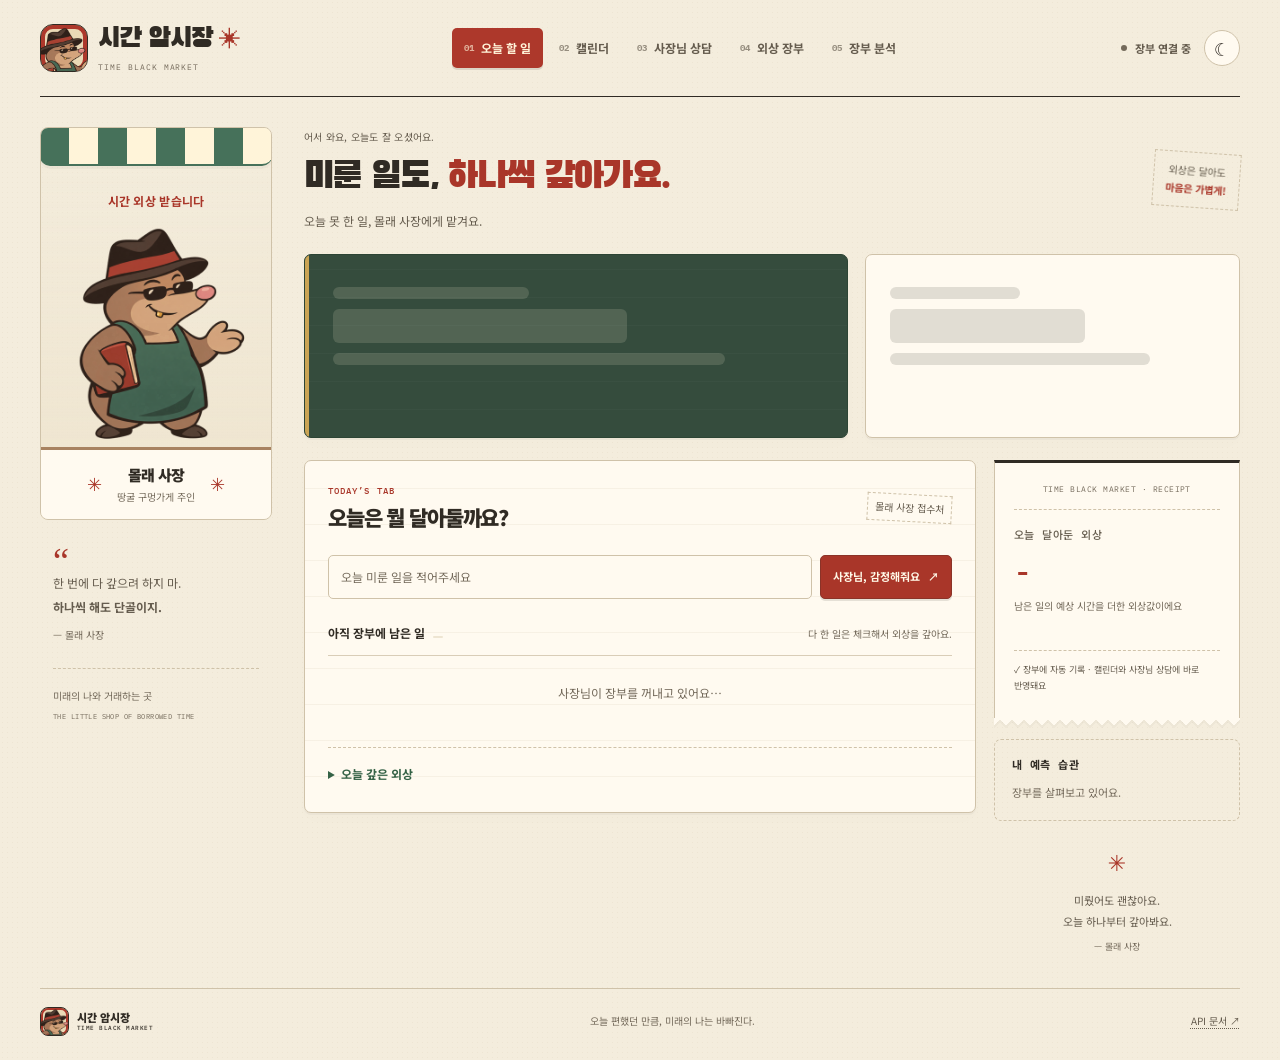
<file: frontend/index.html>
<!doctype html>
<html lang="ko">
<head>
  <meta charset="utf-8" />
  <meta name="viewport" content="width=device-width, initial-scale=1" />
  <title>시간 암시장 — 몰래 사장의 시간 구멍가게</title>
  <meta name="description" content="오늘 못 한 일을 미래의 시간에서 외상으로 당겨 쓰고, 몰래 사장과 함께 갚아나가는 시간 외상 장부" />
  <link rel="icon" type="image/svg+xml" href="assets/logo.svg" />
  <link rel="preconnect" href="https://fonts.googleapis.com" />
  <link rel="preconnect" href="https://fonts.gstatic.com" crossorigin />
  <link href="https://fonts.googleapis.com/css2?family=Black+Han+Sans&family=IBM+Plex+Mono:wght@500;600&family=Noto+Sans+KR:wght@400;500;600;700;900&display=swap" rel="stylesheet" />
  <link rel="stylesheet" href="styles.css" />
  <link rel="stylesheet" href="shop-theme.css" />
  <script>
    try { const t = localStorage.getItem("tbm-theme"); if (t) document.documentElement.dataset.theme = t; } catch (e) {}
  </script>
</head>
<body>
  <a class="skip-link" href="#main-content">본문으로 바로가기</a>
  <div id="server-banner" class="banner" hidden role="status" aria-live="polite"></div>

  <header class="topbar">
    <a class="brand" href="#today" aria-label="Time Black Market 홈">
      <span class="brand-symbol" aria-hidden="true"><img src="assets/mollae.png" alt="" width="80" height="80" /></span>
      <span class="wordmark">
        <span class="wordmark-main">시간 암시장<span class="brand-star" aria-hidden="true">✳</span></span>
        <span class="wordmark-sub">TIME BLACK MARKET</span>
      </span>
    </a>
  <nav class="tabs" role="tablist" aria-label="화면 전환">
    <button class="tab" role="tab" id="tab-today" aria-controls="panel-today" aria-selected="true"><span class="tab-number" aria-hidden="true">01</span>오늘 할 일</button>
    <button class="tab" role="tab" id="tab-calendar" aria-controls="panel-calendar" aria-selected="false"><span class="tab-number" aria-hidden="true">02</span>캘린더</button>
    <button class="tab" role="tab" id="tab-chat" aria-controls="panel-chat" aria-selected="false"><span class="tab-number" aria-hidden="true">03</span>사장님 상담</button>
    <button class="tab" role="tab" id="tab-data" aria-controls="panel-data" aria-selected="false"><span class="tab-number" aria-hidden="true">04</span>외상 장부</button>
    <button class="tab" role="tab" id="tab-insight" aria-controls="panel-insight" aria-selected="false"><span class="tab-number" aria-hidden="true">05</span>장부 분석</button>
  </nav>
    <div class="topbar-actions">
      <span id="server-status" class="status-dot" title="장부 연결 중" role="status" aria-live="polite"><i aria-hidden="true"></i><span data-server-label>장부 연결 중</span></span>
      <button id="theme-toggle" class="icon-btn" type="button" aria-label="다크 모드 전환" title="다크 모드 전환">
        <span class="theme-icon" aria-hidden="true"></span>
      </button>
    </div>
  </header>

  <div class="shop-layout">
    <aside class="shopkeeper" aria-label="몰래 사장의 구멍가게">
      <div class="shopkeeper-booth">
        <div class="shop-awning" aria-hidden="true"></div>
        <p class="shopkeeper-sign">시간 외상 받습니다</p>
        <img class="shopkeeper-character" src="assets/mollae.png" alt="빨간 장부를 끼고 손님을 반기는 통통한 두더지 몰래 사장" width="1254" height="1254" fetchpriority="high" />
        <div class="shopkeeper-counter"><span class="counter-star" aria-hidden="true">✳</span><div><strong>몰래 사장</strong><span>땅굴 구멍가게 주인</span></div><span class="counter-star" aria-hidden="true">✳</span></div>
      </div>
      <div class="shopkeeper-quote"><span class="quote-mark" aria-hidden="true">“</span><p>한 번에 다 갚으려 하지 마.<br /><b>하나씩 해도 단골이지.</b></p><span class="quote-signature">— 몰래 사장</span></div>
      <p class="shopkeeper-footnote">미래의 나와 거래하는 곳<br /><span>THE LITTLE SHOP OF BORROWED TIME</span></p>
    </aside>

    <div class="shop-workspace">
      <section class="workspace-welcome" aria-labelledby="shop-title">
        <div><p class="welcome-kicker">어서 와요, 오늘도 잘 오셨어요.</p><h1 id="shop-title">미룬 일도, <span>하나씩 갚아가요.</span></h1><p class="welcome-description">오늘 못 한 일, 몰래 사장에게 맡겨요.</p></div>
        <span class="welcome-seal" aria-hidden="true">외상은 달아도<br /><b>마음은 가볍게!</b></span>
      </section>

  <!-- 데이터 요약: AI 시스템 프롬프트에 주입되는 값과 동일 -->
  <section class="overview" aria-label="데이터 요약">
    <div class="ledger-card" id="ledger-card">
      <div class="skeleton-line w40"></div><div class="skeleton-line w60 tall"></div><div class="skeleton-line w80"></div>
    </div>
    <div class="repay-card" id="repay-card">
      <div class="skeleton-line w40"></div><div class="skeleton-line w60 tall"></div><div class="skeleton-line w80"></div>
    </div>
  </section>



  <main id="main-content" tabindex="-1">
    <!-- ============ 오늘 할 일 ============ -->
    <section id="panel-today" class="panel" role="tabpanel" aria-labelledby="tab-today">
      <div class="today-layout">
        <div class="box tasks-box">
          <div class="shop-section-head"><div><p class="eyebrow">TODAY’S TAB</p><h2>오늘은 뭘 달아둘까요?</h2></div><span class="paper-label">몰래 사장 접수처</span></div>
          <form id="task-form" class="task-form" autocomplete="off">
            <label for="task-title" class="sr">해야 할 일</label>
            <input id="task-title" maxlength="100" placeholder="오늘 미룬 일을 적어주세요" required />
            <button id="task-estimate" class="btn btn-primary" type="submit">사장님, 감정해줘요 <span aria-hidden="true">↗</span></button>
          </form>
          <div id="estimate-box" class="estimate-box" hidden aria-live="polite"></div>

          <div class="tasks-head">
            <h3>아직 장부에 남은 일 <span id="open-count" class="muted small"></span></h3>
            <span class="muted small">다 한 일은 체크해서 외상을 갚아요.</span>
          </div>
          <ul id="open-tasks" class="task-list"><li class="empty">사장님이 장부를 꺼내고 있어요…</li></ul>

          <details class="done-section" id="done-section">
            <summary>오늘 갚은 외상 <span id="done-count" class="muted small"></span></summary>
            <ul id="done-tasks" class="task-list done"></ul>
          </details>
        </div>

        <aside class="today-side">
          <div class="box debt-box">
            <span class="receipt-topline" aria-hidden="true">TIME BLACK MARKET · RECEIPT</span>
            <p class="eyebrow">오늘 달아둔 외상</p>
            <p class="big" id="today-debt">-</p>
            <p class="muted small" id="today-debt-sub">남은 일의 예상 시간을 더한 외상값이에요</p>
            <div class="debt-bar" id="debt-bar" aria-hidden="true"></div>
            <p class="note small">✓ 장부에 자동 기록 · 캘린더와 사장님 상담에 바로 반영돼요</p>
          </div>
          <div class="box accuracy-box" id="accuracy-box"><p class="eyebrow">내 예측 습관</p><p class="small muted">장부를 살펴보고 있어요.</p></div>
          <div class="receipt-bottom"><span class="receipt-mark" aria-hidden="true">✳</span><p>미뤘어도 괜찮아요.<br />오늘 하나부터 갚아봐요.</p><span>— 몰래 사장</span></div>
        </aside>
      </div>
    </section>

    <!-- ============ 캘린더 ============ -->
    <section id="panel-calendar" class="panel" role="tabpanel" aria-labelledby="tab-calendar" hidden>
      <div class="calendar-layout">
        <div class="box">
          <div class="cal-head">
            <button class="icon-btn" id="cal-prev" type="button" aria-label="이전 달">‹</button>
            <h3 id="cal-title">-</h3>
            <button class="icon-btn" id="cal-next" type="button" aria-label="다음 달">›</button>
            <button class="btn btn-ghost btn-small" id="cal-today" type="button">오늘</button>
            <p id="cal-month-stats" class="cal-month-stats"></p>
          </div>
          <div class="cal-grid cal-weekdays" aria-hidden="true">
            <span>월</span><span>화</span><span>수</span><span>목</span><span>금</span><span>토</span><span>일</span>
          </div>
          <div class="cal-grid" id="cal-grid" role="grid" aria-label="시간 외상 달력"></div>
          <div class="cal-legend">
            <span><i class="key key-up"></i>외상 단 날</span>
            <span><i class="key key-down"></i>외상 갚은 날</span>
            <span><i class="key key-repay"></i>갚기 좋은 날</span>
            <span class="muted">색이 진할수록 변화가 커요</span>
          </div>
        </div>
        <aside class="box day-detail" id="day-detail" aria-live="polite"></aside>
      </div>
    </section>

    <!-- ============ 채팅 ============ -->
    <section id="panel-chat" class="panel chat-layout" role="tabpanel" aria-labelledby="tab-chat" hidden>
      <aside class="box history" aria-label="대화 기록">
        <div class="history-head">
          <h3>대화 기록</h3>
          <button id="new-chat" class="btn btn-small" type="button">+ 새 대화</button>
        </div>
        <ul id="conversation-list" class="conversation-list"></ul>
      </aside>
      <div class="box chat">
        <div class="chat-head">
          <h3 id="chat-title">새 대화</h3>
          <span class="merchant-tag"><span class="merchant-portrait" aria-hidden="true"><img src="assets/mollae.png" alt="" /></span>몰래 사장 · 24시간 영업 중</span>
        </div>
        <div id="messages" class="messages" aria-live="polite"></div>
        <div class="quick" id="quick-questions">
          <button type="button" class="chip">사장님, 요즘 내 외상 어때요?</button>
          <button type="button" class="chip">갚기 좋은 날엔 뭐부터 갚을까?</button>
          <button type="button" class="chip">남은 일 중 뭐부터 할까?</button>
        </div>
        <form id="chat-form" class="chat-form">
          <textarea id="chat-input" rows="1" maxlength="1000" placeholder="몰래 사장에게 물어보세요" title="Enter 전송 · Shift+Enter 줄바꿈" required></textarea>
          <button id="chat-send" class="btn btn-primary" type="submit">보내기</button>
        </form>
      </div>
    </section>

    <!-- ============ 장부 ============ -->
    <section id="panel-data" class="panel" role="tabpanel" aria-labelledby="tab-data" hidden>
      <div class="data-layout">
        <form id="data-form" class="box data-form" novalidate>
          <h3 id="data-form-title">새 기록</h3>
          <p class="muted small">하루 1건 · 보통은 '오늘 할 일'에서 자동 기록돼요. 지난 날짜를 직접 고칠 때 사용하세요.</p>
          <label>날짜
            <input type="date" id="f-date" required />
          </label>
          <label>장부에 달린 외상 (분)
            <input type="number" id="f-value" min="0" max="10080" step="5" required placeholder="예: 240" />
            <span class="hint" id="f-value-hint"></span>
          </label>
          <label>메모
            <textarea id="f-memo" rows="3" maxlength="500" placeholder="미룬 업무 / 처리한 업무"></textarea>
          </label>
          <p id="data-form-msg" class="form-msg" role="alert"></p>
          <div class="row">
            <button id="data-submit" class="btn btn-primary" type="submit">추가</button>
            <button id="data-cancel" class="btn" type="button" hidden>취소</button>
          </div>
        </form>

        <div class="box data-list">
          <div class="data-list-head">
            <div class="segmented" role="tablist" aria-label="기록 종류" id="kind-tabs">
              <button type="button" role="tab" data-kind="all" class="active" aria-selected="true">전체 <span class="count" data-count="all"></span></button>
              <button type="button" role="tab" data-kind="up" aria-selected="false">외상 단 날 <span class="count" data-count="up"></span></button>
              <button type="button" role="tab" data-kind="down" aria-selected="false">외상 갚은 날 <span class="count" data-count="down"></span></button>
            </div>
            <div class="row">
              <select id="data-month" aria-label="월 필터"></select>
              <button id="export-csv" class="btn btn-small" type="button">CSV</button>
              <button id="export-json" class="btn btn-small" type="button">JSON</button>
            </div>
          </div>
          <p id="kind-summary" class="kind-summary"></p>
          <div class="table-wrap">
            <table class="table">
              <thead><tr><th>날짜</th><th class="num">외상</th><th class="num">변화</th><th>메모</th><th class="actions-col"><span class="sr">작업</span></th></tr></thead>
              <tbody id="data-tbody"></tbody>
            </table>
          </div>
        </div>
      </div>
    </section>

    <!-- ============ 인사이트 ============ -->
    <section id="panel-insight" class="panel" role="tabpanel" aria-labelledby="tab-insight" hidden>
      <div class="box viz">
        <div class="viz-head">
          <div>
            <h3>외상 장부 흐름</h3>
            <p class="muted small">그날 남은 외상과 7일 이동평균</p>
          </div>
          <div class="segmented" role="group" aria-label="기간" id="range-tabs">
            <button type="button" data-range="30">30일</button>
            <button type="button" data-range="90" class="active">90일</button>
            <button type="button" data-range="all">전체</button>
          </div>
        </div>
        <div class="legend" id="line-legend"></div>
        <div id="line-chart" class="chart"></div>
      </div>
      <div class="insight-grid">
        <div class="box viz">
          <h3>요일별 외상 습관</h3>
          <p class="muted small">기준선 아래로 내려간 막대는 평소 외상을 갚은 요일, 위로 올라간 막대는 외상을 단 요일이에요 (★ 갚기 좋은 날)</p>
          <div id="weekday-chart" class="chart"></div>
        </div>
        <div class="box viz">
          <h3>월별 통계</h3>
          <div class="table-wrap">
            <table class="table">
              <thead><tr><th>월</th><th class="num">평균</th><th class="num">최대</th><th class="num">순변화</th></tr></thead>
              <tbody id="monthly-tbody"></tbody>
            </table>
          </div>
        </div>
      </div>
    </section>
  </main>
    </div>
  </div>

  <footer class="footer">
    <div class="footer-brand"><span class="brand-symbol" aria-hidden="true"><img src="assets/mollae.png" alt="" /></span><span>시간 암시장<span class="footer-en">TIME BLACK MARKET</span></span></div>
    <span class="muted small">오늘 편했던 만큼, 미래의 나는 바빠진다.</span>
    <a id="docs-link" class="small" href="#" target="_blank" rel="noopener">API 문서 ↗</a>
  </footer>

  <div id="tooltip" class="tooltip" hidden></div>
  <div id="toast" class="toast" hidden role="status"></div>

  <script src="config.js"></script>
  <script type="module" src="js/app.js"></script>
</body>
</html>
</file>
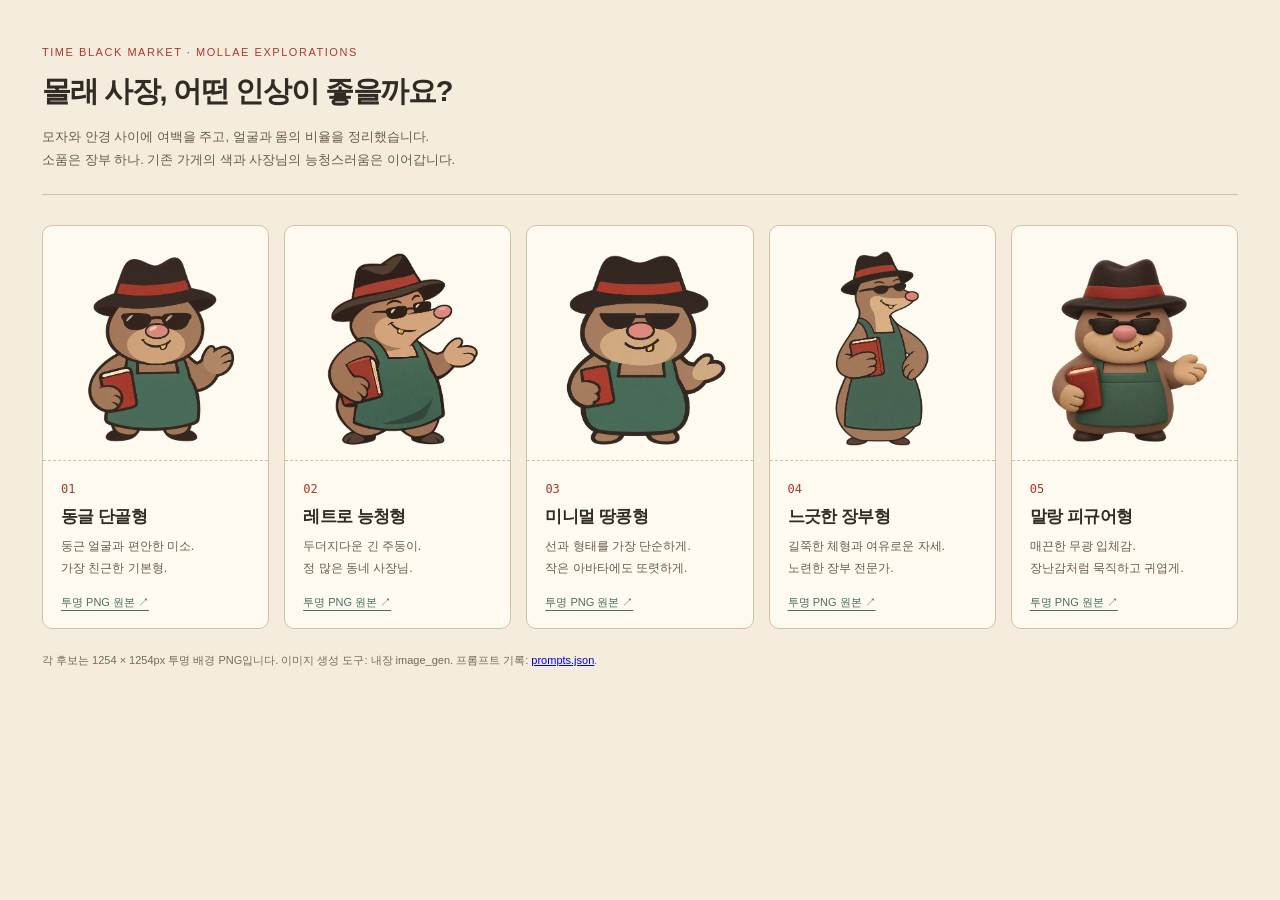
<file: frontend/assets/character-candidates/index.html>
<!doctype html>
<html lang="ko">
<head>
  <meta charset="utf-8" />
  <meta name="viewport" content="width=device-width,initial-scale=1" />
  <title>몰래 사장 · 캐릭터 후보 5종</title>
  <style>
    * { box-sizing: border-box; }
    body { margin: 0; background: #f4eddd; color: #302b24; padding: 42px; font-family: "Apple SD Gothic Neo", "Noto Sans KR", sans-serif; }
    header { max-width: 1600px; margin: 0 auto 30px; border-bottom: 1px solid #cfc2a9; padding-bottom: 22px; }
    .kicker { font-size: 11px; letter-spacing: .14em; color: #ad382b; }
    h1 { font-size: 29px; letter-spacing: -.045em; margin: 12px 0; }
    header p { font-size: 13px; color: #655c4e; line-height: 1.8; margin-bottom: 0; }
    main { max-width: 1600px; margin: auto; display: grid; grid-template-columns: repeat(5,minmax(0,1fr)); gap: 15px; }
    article { min-width: 0; border: 1px solid #cfc2a9; background: #fffaf0; border-radius: 10px; overflow: hidden; }
    .art { padding: 17px 8px 8px; display: block; }
    img { display: block; width: 100%; height: auto; aspect-ratio: 1; object-fit: contain; }
    .info { padding: 18px; border-top: 1px dashed #cfc2a9; }
    .num { font: 12px monospace; color: #ad382b; }
    h2 { font-size: 17px; margin: 8px 0; letter-spacing: -.035em; }
    article p { margin: 0; font-size: 12px; color: #655c4e; line-height: 1.8; }
    .download { font-size: 11px; display: inline-block; margin-top: 16px; color: #46715a; text-underline-offset: 4px; }
    footer { max-width: 1600px; margin: 22px auto 0; color: #746a5b; font-size: 11px; line-height: 1.8; }
    a:focus-visible { outline: 3px solid #ad382b; outline-offset: 3px; }
    @media (max-width:1000px) { main { grid-template-columns: repeat(3,minmax(0,1fr)); } }
    @media (max-width:600px) { body { padding: 24px 18px; } main { grid-template-columns: repeat(2,minmax(0,1fr)); gap: 12px; } .info { padding: 14px; } h1 { font-size: 25px; } h2 { font-size: 15px; } }
    @media (max-width:360px) { main { grid-template-columns: 1fr; } }
  </style>
</head>
<body>
  <header><span class="kicker">TIME BLACK MARKET · MOLLAE EXPLORATIONS</span><h1>몰래 사장, 어떤 인상이 좋을까요?</h1><p>모자와 안경 사이에 여백을 주고, 얼굴과 몸의 비율을 정리했습니다.<br />소품은 장부 하나. 기존 가게의 색과 사장님의 능청스러움은 이어갑니다.</p></header>
  <main>
    <article><a class="art" href="mollae-01.png"><img src="mollae-01.png" alt="후보 1: 둥근 얼굴과 짧은 몸, 장부를 들고 손을 흔드는 몰래 사장" /></a><div class="info"><span class="num">01</span><h2>동글 단골형</h2><p>둥근 얼굴과 편안한 미소.<br />가장 친근한 기본형.</p><a class="download" href="mollae-01.png" download>투명 PNG 원본 ↗</a></div></article>
    <article><a class="art" href="mollae-02.png"><img src="mollae-02.png" alt="후보 2: 긴 두더지 주둥이와 기울어진 모자, 능청스러운 미소의 레트로 사장" /></a><div class="info"><span class="num">02</span><h2>레트로 능청형</h2><p>두더지다운 긴 주둥이.<br />정 많은 동네 사장님.</p><a class="download" href="mollae-02.png" download>투명 PNG 원본 ↗</a></div></article>
    <article><a class="art" href="mollae-03.png"><img src="mollae-03.png" alt="후보 3: 간단한 반달 선글라스와 땅콩 모양의 통통한 실루엣" /></a><div class="info"><span class="num">03</span><h2>미니멀 땅콩형</h2><p>선과 형태를 가장 단순하게.<br />작은 아바타에도 또렷하게.</p><a class="download" href="mollae-03.png" download>투명 PNG 원본 ↗</a></div></article>
    <article><a class="art" href="mollae-04.png"><img src="mollae-04.png" alt="후보 4: 길쭉한 체형에 긴 초록 앞치마를 두르고 장부를 안은 몰래 사장" /></a><div class="info"><span class="num">04</span><h2>느긋한 장부형</h2><p>길쭉한 체형과 여유로운 자세.<br />노련한 장부 전문가.</p><a class="download" href="mollae-04.png" download>투명 PNG 원본 ↗</a></div></article>
    <article><a class="art" href="mollae-05.png"><img src="mollae-05.png" alt="후보 5: 말랑한 무광 입체 피규어로 표현한 몰래 사장" /></a><div class="info"><span class="num">05</span><h2>말랑 피규어형</h2><p>매끈한 무광 입체감.<br />장난감처럼 묵직하고 귀엽게.</p><a class="download" href="mollae-05.png" download>투명 PNG 원본 ↗</a></div></article>
  </main>
  <footer>각 후보는 1254 × 1254px 투명 배경 PNG입니다. 이미지 생성 도구: 내장 image_gen. 프롬프트 기록: <a href="prompts.json">prompts.json</a>.</footer>
</body>
</html>
</file>
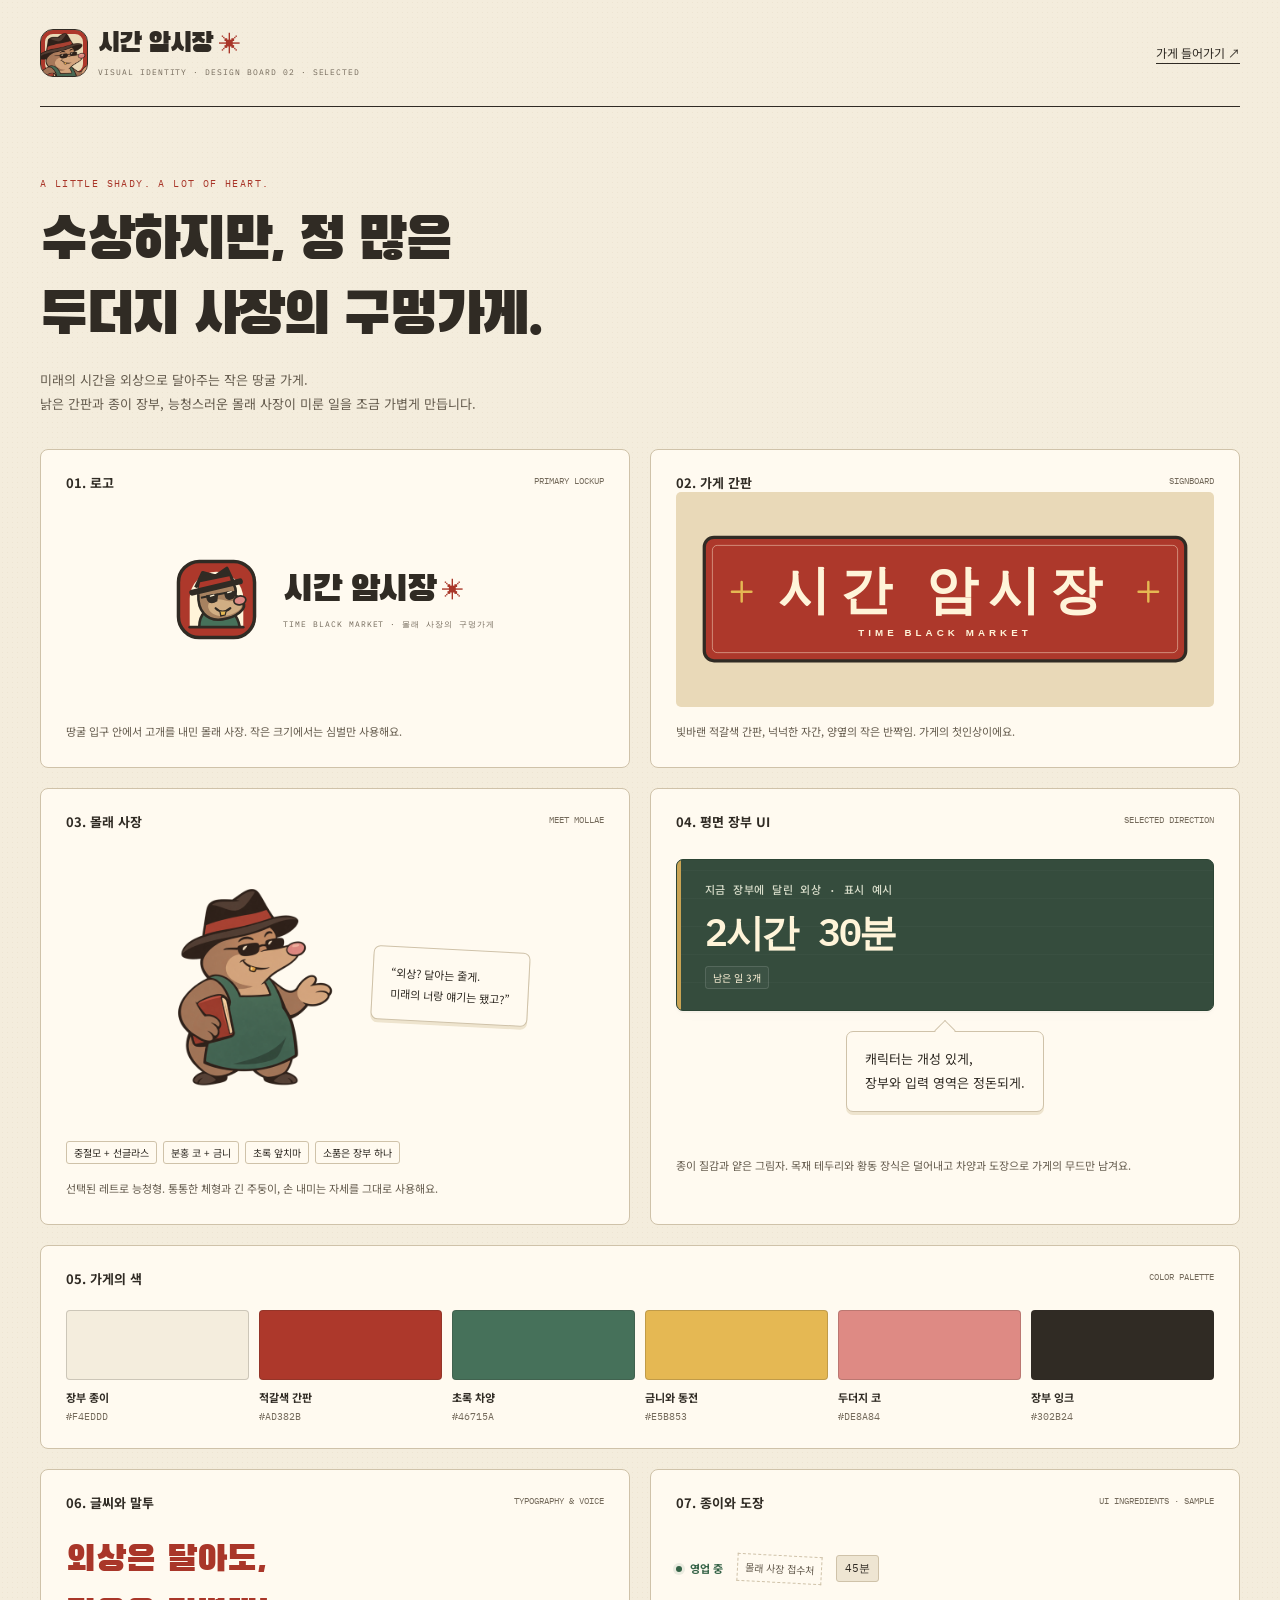
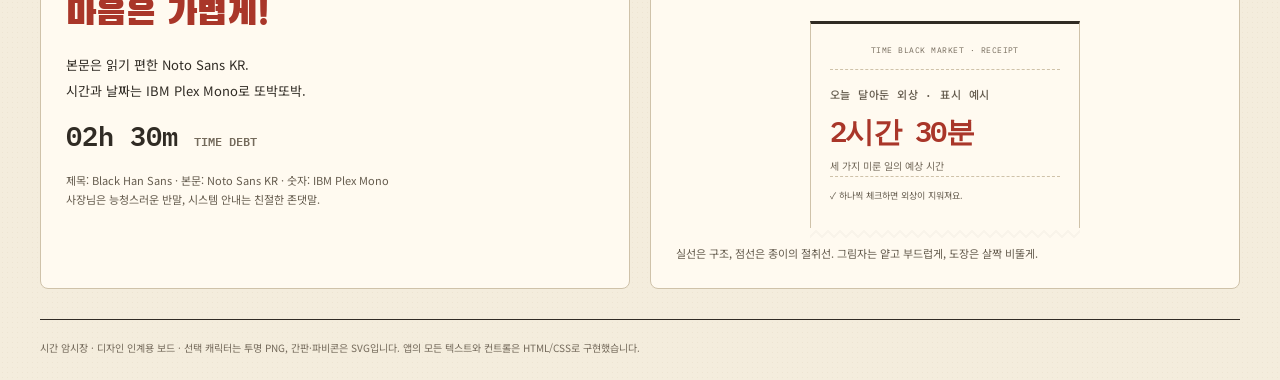
<file: frontend/design.html>
<!doctype html>
<html lang="ko" data-theme="light">
<head>
  <meta charset="utf-8" />
  <meta name="viewport" content="width=device-width, initial-scale=1" />
  <title>시간 암시장 · 구멍가게 디자인 보드</title>
  <link rel="icon" href="assets/logo.svg" type="image/svg+xml" />
  <link href="https://fonts.googleapis.com/css2?family=Black+Han+Sans&family=IBM+Plex+Mono:wght@500;600&family=Noto+Sans+KR:wght@400;500;600;700;900&display=swap" rel="stylesheet" />
  <link rel="stylesheet" href="styles.css" />
  <link rel="stylesheet" href="shop-theme.css" />
  <style>
    .board-top { display: flex; justify-content: space-between; align-items: center; padding: 28px 0; border-bottom: 1.5px solid var(--text); gap: 16px; }
    .board-top a { font-size: 12px; text-underline-offset: 5px; }
    .board-kicker { font: 10px var(--mono); letter-spacing: .14em; color: var(--gold); }
    .board-intro { padding: 42px 0 32px; }
    .board-intro h1 { font: 400 clamp(34px, 5vw, 58px)/1.3 var(--display); letter-spacing: -.04em; margin: 12px 0; }
    .board-intro p { color: var(--text-2); line-height: 1.9; font-size: 13px; }
    .board-grid { display: grid; grid-template-columns: 1fr 1fr; gap: 20px; }
    .board-card { min-width: 0; border: 1px solid var(--border); border-radius: 8px; padding: 25px; background: var(--surface); }
    .board-card h2 { font-size: 13px; font-weight: 700; display: flex; justify-content: space-between; }
    .board-card h2 span { font: 9px var(--mono); color: var(--muted); }
    .brand-sample { min-height: 215px; display: flex; gap: 25px; align-items: center; justify-content: center; }
    .brand-sample > img { width: 83px; height: 83px; }
    .brand-sample .wordmark-main { font-size: 36px; }
    .sign-sample { background: #e9d9b8; padding: 35px 25px; border-radius: 5px; }
    .sign-sample img { width: 100%; display: block; }
    .board-caption { font-size: 11px; color: var(--text-2); margin-top: 15px; line-height: 1.8; }
    .character-display { display: flex; justify-content: center; align-items: center; gap: 15px; min-height: 310px; }
    .character-display img { width: 215px; height: 230px; object-fit: contain; }
    .character-display .speech { font-size: 11px; max-width: 160px; transform: rotate(3deg); }
    .character-display .speech::before { display: none; }
    .character-notes { display: flex; gap: 6px; flex-wrap: wrap; }
    .character-notes span { border: 1px solid var(--border); padding: 3px 7px; font-size: 10px; border-radius: 3px; }
    .shop-display { display: flex; align-items: center; min-height: 310px; }
    .shop-display img { width: 100%; }
    .palette { grid-column: 1 / -1; }
    .swatches { display: grid; grid-template-columns: repeat(6, minmax(0, 1fr)); gap: 10px; margin-top: 22px; }
    .color-chip { height: 70px; background: var(--swatch); border: 1px solid #302b2433; border-radius: 4px; }
    .swatch-name { font-size: 11px; font-weight: 700; margin-top: 9px; }
    .swatch-value { font: 10px var(--mono); color: var(--muted); margin-top: 4px; }
    .sample-components { display: flex; gap: 14px; flex-wrap: wrap; align-items: center; margin-top: 27px; min-height: 60px; }
    .type-display { font: 400 36px/1.5 var(--display); color: var(--gold); margin-top: 22px; }
    .type-body { font-size: 13px; line-height: 2; margin: 10px 0; }
    .type-mono { font: 600 27px var(--mono); }
    .sample-receipt { margin: 22px auto 15px; max-width: 270px; }
    .board-footer { margin-top: 30px; padding-top: 20px; border-top: 1px solid var(--text); font-size: 10px; color: var(--muted); }
    @media(max-width: 700px) { .board-grid { grid-template-columns: 1fr; } .palette { grid-column: auto; } .swatches { grid-template-columns: repeat(3, minmax(0, 1fr)); } .character-display { gap: 0; } .character-display img { width: 60%; height: auto; } .brand-sample { gap: 15px; } .brand-sample > img { width: 60px; height: 60px; } .brand-sample .wordmark-main { font-size: 27px; } }
  </style>
</head>
<body>
  <header class="board-top"><a class="brand" href="index.html"><span class="brand-symbol" aria-hidden="true"><img src="assets/mollae.png" alt="" /></span><span class="wordmark"><span class="wordmark-main">시간 암시장<span class="brand-star">✳</span></span><span class="wordmark-sub">VISUAL IDENTITY · DESIGN BOARD 02 · SELECTED</span></span></a><a href="index.html">가게 들어가기 ↗</a></header>
  <main>
    <div class="board-intro"><span class="board-kicker">A LITTLE SHADY. A LOT OF HEART.</span><h1>수상하지만, 정 많은<br />두더지 사장의 구멍가게.</h1><p>미래의 시간을 외상으로 달아주는 작은 땅굴 가게.<br />낡은 간판과 종이 장부, 능청스러운 몰래 사장이 미룬 일을 조금 가볍게 만듭니다.</p></div>
    <div class="board-grid">
      <section class="board-card"><h2>01. 로고 <span>PRIMARY LOCKUP</span></h2><div class="brand-sample"><img src="assets/logo.svg" alt="두더지 사장 심벌" /><span class="wordmark"><span class="wordmark-main">시간 암시장<span class="brand-star">✳</span></span><span class="wordmark-sub">TIME BLACK MARKET · 몰래 사장의 구멍가게</span></span></div><p class="board-caption">땅굴 입구 안에서 고개를 내민 몰래 사장. 작은 크기에서는 심벌만 사용해요.</p></section>
      <section class="board-card"><h2>02. 가게 간판 <span>SIGNBOARD</span></h2><div class="brand-sample sign-sample"><img src="assets/wordmark.svg" alt="적갈색 바탕에 크림색 글씨로 쓰인 시간 암시장 간판" style="width:100%;height:auto" /></div><p class="board-caption">빛바랜 적갈색 간판, 넉넉한 자간, 양옆의 작은 반짝임. 가게의 첫인상이에요.</p></section>
      <section class="board-card"><h2>03. 몰래 사장 <span>MEET MOLLAE</span></h2><div class="character-display"><img src="assets/mollae.png" alt="선택된 캐릭터: 장부를 들고 손을 내미는 통통한 두더지 몰래 사장" /><p class="speech">“외상? 달아는 줄게.<br />미래의 너랑 얘기는 됐고?”</p></div><div class="character-notes"><span>중절모 + 선글라스</span><span>분홍 코 + 금니</span><span>초록 앞치마</span><span>소품은 장부 하나</span></div><p class="board-caption">선택된 레트로 능청형. 통통한 체형과 긴 주둥이, 손 내미는 자세를 그대로 사용해요.</p></section>
      <section class="board-card"><h2>04. 평면 장부 UI <span>SELECTED DIRECTION</span></h2><div class="shop-display" style="flex-direction:column;justify-content:center;gap:20px"><div class="ledger-card" style="width:100%;min-height:0"><p class="eyebrow">지금 장부에 달린 외상 · 표시 예시</p><p class="big">2시간 30분</p><span class="chip-stat">남은 일 3개</span></div><p class="speech">캐릭터는 개성 있게,<br />장부와 입력 영역은 정돈되게.</p></div><p class="board-caption">종이 질감과 얕은 그림자. 목재 테두리와 황동 장식은 덜어내고 차양과 도장으로 가게의 무드만 남겨요.</p></section>
      <section class="board-card palette"><h2>05. 가게의 색 <span>COLOR PALETTE</span></h2><div class="swatches">
        <div><div class="color-chip" style="--swatch:#f4eddd"></div><p class="swatch-name">장부 종이</p><p class="swatch-value">#F4EDDD</p></div>
        <div><div class="color-chip" style="--swatch:#ad382b"></div><p class="swatch-name">적갈색 간판</p><p class="swatch-value">#AD382B</p></div>
        <div><div class="color-chip" style="--swatch:#46715a"></div><p class="swatch-name">초록 차양</p><p class="swatch-value">#46715A</p></div>
        <div><div class="color-chip" style="--swatch:#e5b853"></div><p class="swatch-name">금니와 동전</p><p class="swatch-value">#E5B853</p></div>
        <div><div class="color-chip" style="--swatch:#de8a84"></div><p class="swatch-name">두더지 코</p><p class="swatch-value">#DE8A84</p></div>
        <div><div class="color-chip" style="--swatch:#302b24"></div><p class="swatch-name">장부 잉크</p><p class="swatch-value">#302B24</p></div>
      </div></section>
      <section class="board-card"><h2>06. 글씨와 말투 <span>TYPOGRAPHY & VOICE</span></h2><p class="type-display">외상은 달아도,<br />마음은 가볍게!</p><p class="type-body">본문은 읽기 편한 Noto Sans KR.<br />시간과 날짜는 IBM Plex Mono로 또박또박.</p><p class="type-mono">02h 30m <span style="font-size:12px;color:var(--muted)">TIME DEBT</span></p><p class="board-caption">제목: Black Han Sans · 본문: Noto Sans KR · 숫자: IBM Plex Mono<br />사장님은 능청스러운 반말, 시스템 안내는 친절한 존댓말.</p></section>
      <section class="board-card"><h2>07. 종이와 도장 <span>UI INGREDIENTS · SAMPLE</span></h2><div class="sample-components"><span class="status-dot ok"><i aria-hidden="true"></i>영업 중</span><span class="paper-label">몰래 사장 접수처</span><span class="task-est">45분</span></div><div class="debt-box sample-receipt"><span class="receipt-topline">TIME BLACK MARKET · RECEIPT</span><p class="eyebrow">오늘 달아둔 외상 · 표시 예시</p><p class="big">2시간 30분</p><p class="muted small">세 가지 미룬 일의 예상 시간</p><p class="note small">✓ 하나씩 체크하면 외상이 지워져요.</p></div><p class="board-caption">실선은 구조, 점선은 종이의 절취선. 그림자는 얕고 부드럽게, 도장은 살짝 비뚤게.</p></section>
    </div>
  </main>
  <footer class="board-footer">시간 암시장 · 디자인 인계용 보드 · 선택 캐릭터는 투명 PNG, 간판·파비콘은 SVG입니다. 앱의 모든 텍스트와 컨트롤은 HTML/CSS로 구현했습니다.</footer>
</body>
</html>
</file>
<file: frontend/styles.css>
/* ============ Tokens ============ */
:root {
  color-scheme: light;
  --bg: #f5f3ee;
  --surface: #fdfcfa;
  --surface-2: #f0ede6;
  --border: #e3dfd5;
  --text: #17160f;
  --text-2: #55534c;
  --muted: #8a877e;
  --gold: #b07400;
  --gold-ink: #ffffff;
  --gold-soft: #f7ecd6;
  --ink: #17160f;            /* 장부 카드 배경 */
  --ink-text: #f5f1e6;
  --ink-muted: #b5ae9c;
  --good: #0a7d0a;
  --bad: #c0302f;
  --grid: #ebe8e0;
  --series-1: #2a78d6;
  --series-2: #eb6834;
  --diverge-neg: #2a78d6;    /* 부채 줄어듦 */
  --diverge-pos: #e34948;    /* 부채 생김 */
  --radius: 16px;
  --font: "Noto Sans KR", system-ui, -apple-system, "Apple SD Gothic Neo", sans-serif;
  --mono: "IBM Plex Mono", ui-monospace, monospace;
}
@media (prefers-color-scheme: dark) {
  :root:not([data-theme="light"]) {
    color-scheme: dark;
    --bg: #0f0f0e;
    --surface: #191917;
    --surface-2: #22221f;
    --border: #2e2e2a;
    --text: #f0efec;
    --text-2: #c3c2b7;
    --muted: #8a897f;
    --gold: #e0a63a;
    --gold-ink: #15130c;
    --gold-soft: #2e2512;
    --ink: #22201a;
    --ink-text: #f5f1e6;
    --ink-muted: #a9a290;
    --good: #3cc23c;
    --bad: #ef6b6a;
    --grid: #282825;
    --series-1: #3987e5;
    --series-2: #d95926;
    --diverge-neg: #3987e5;
    --diverge-pos: #e66767;
  }
}
:root[data-theme="dark"] {
  color-scheme: dark;
  --bg: #0f0f0e;
  --surface: #191917;
  --surface-2: #22221f;
  --border: #2e2e2a;
  --text: #f0efec;
  --text-2: #c3c2b7;
  --muted: #8a897f;
  --gold: #e0a63a;
  --gold-ink: #15130c;
  --gold-soft: #2e2512;
  --ink: #22201a;
  --ink-text: #f5f1e6;
  --ink-muted: #a9a290;
  --good: #3cc23c;
  --bad: #ef6b6a;
  --grid: #282825;
  --series-1: #3987e5;
  --series-2: #d95926;
  --diverge-neg: #3987e5;
  --diverge-pos: #e66767;
}

/* ============ Base ============ */
* { box-sizing: border-box; }
html, body { margin: 0; }
body {
  background: var(--bg);
  color: var(--text);
  font-family: var(--font);
  font-size: 15px;
  line-height: 1.55;
  max-width: 1180px;
  margin: 0 auto;
  padding: 0 24px 32px;
  -webkit-font-smoothing: antialiased;
}
h1, h2, h3 { margin: 0; line-height: 1.3; }
h3 { font-size: 16px; font-weight: 700; }
p { margin: 0; }
a { color: inherit; }
button, input, select, textarea { font: inherit; color: inherit; }
.muted { color: var(--muted); }
.small { font-size: 13px; }
.mono, .num { font-family: var(--mono); font-variant-numeric: tabular-nums; }
.row { display: flex; gap: 8px; align-items: center; flex-wrap: wrap; }
.sr { position: absolute; width: 1px; height: 1px; overflow: hidden; clip: rect(0 0 0 0); white-space: nowrap; }
[hidden] { display: none !important; }
:focus-visible { outline: 2px solid var(--gold); outline-offset: 2px; }
.box { background: var(--surface); border: 1px solid var(--border); border-radius: var(--radius); }
.up { color: var(--bad); }
.down { color: var(--good); }

/* ============ Header ============ */
.banner {
  position: sticky; top: 0; z-index: 20;
  margin: 0 -24px; padding: 10px 24px;
  background: var(--gold-soft); font-size: 14px; border-bottom: 1px solid var(--border);
}
.topbar { display: flex; justify-content: space-between; align-items: center; gap: 16px; padding: 22px 0 18px; }
.brand { display: flex; align-items: center; gap: 12px; text-decoration: none; min-width: 0; }
.logo { width: 40px; height: 40px; flex: none; }
.wordmark { display: grid; min-width: 0; }
.wordmark-main { font-family: var(--mono); font-weight: 600; font-size: 18px; letter-spacing: .06em; }
.wordmark-sub { font-size: 12px; color: var(--muted); white-space: nowrap; overflow: hidden; text-overflow: ellipsis; }
.topbar-actions { display: flex; gap: 10px; align-items: center; }
.status-dot i { display: block; width: 9px; height: 9px; border-radius: 50%; background: var(--muted); }
.status-dot.ok i { background: var(--good); box-shadow: 0 0 0 4px color-mix(in srgb, var(--good) 18%, transparent); }
.status-dot.bad i { background: var(--bad); }
.icon-btn {
  width: 36px; height: 36px; border-radius: 10px; border: 1px solid var(--border);
  background: var(--surface); cursor: pointer; display: grid; place-items: center; font-size: 18px; line-height: 1;
}
.icon-btn:hover { border-color: var(--text-2); }
.theme-icon::before { content: "☾"; }
:root[data-theme="dark"] .theme-icon::before { content: "☀"; }
@media (prefers-color-scheme: dark) { :root:not([data-theme="light"]) .theme-icon::before { content: "☀"; } }

/* ============ Overview (요약 2블록) ============ */
.overview { display: grid; grid-template-columns: minmax(0, 1.6fr) minmax(0, 1fr); gap: 12px; }
.ledger-card, .repay-card { border-radius: var(--radius); padding: 22px 24px; min-height: 168px; position: relative; overflow: hidden; }
.ledger-card { background: var(--ink); color: var(--ink-text); }
.ledger-card::before { /* 장부 책등 장식 */
  content: ""; position: absolute; left: 0; top: 0; bottom: 0; width: 5px; background: var(--gold);
}
.eyebrow { font-size: 12px; letter-spacing: .08em; text-transform: uppercase; font-family: var(--mono); }
.ledger-card .eyebrow { color: var(--ink-muted); }
.big { font-family: var(--mono); font-weight: 600; font-size: 40px; letter-spacing: -.03em; line-height: 1.15; margin: 6px 0 12px; }
.big small { font-size: 18px; font-weight: 500; margin-left: 2px; }
.chips { display: flex; gap: 6px; flex-wrap: wrap; }
.chip-stat { font-size: 13px; padding: 3px 10px; border-radius: 999px; background: color-mix(in srgb, var(--ink-text) 10%, transparent); white-space: nowrap; }
.chip-stat b { font-family: var(--mono); }
.ledger-card .chip-stat.up { color: #ff8f8e; }
.ledger-card .chip-stat.down { color: #6fdc6f; }
.ledger-meta { margin-top: 14px; font-size: 12px; color: var(--ink-muted); }
.repay-card { background: var(--gold-soft); border: 1px solid color-mix(in srgb, var(--gold) 35%, transparent); }
.repay-card .eyebrow { color: var(--gold); font-weight: 600; }
.repay-card .big { color: var(--text); font-size: 30px; margin: 6px 0 6px; }
.repay-card .reason { font-size: 13px; color: var(--text-2); }
.repay-card .next-list { display: flex; gap: 6px; margin-top: 12px; flex-wrap: wrap; }
.repay-card .next-list span { font-family: var(--mono); font-size: 12px; padding: 2px 8px; border-radius: 6px; border: 1px dashed color-mix(in srgb, var(--gold) 60%, transparent); color: var(--text-2); }
.stamp { /* 도장 장식 */
  position: absolute; right: -14px; top: -14px; width: 92px; height: 92px; border-radius: 50%;
  border: 2px dashed color-mix(in srgb, var(--gold) 45%, transparent); display: grid; place-items: center;
  transform: rotate(-14deg); font-family: var(--mono); font-size: 11px; font-weight: 600; color: color-mix(in srgb, var(--gold) 70%, transparent);
  text-align: center; line-height: 1.2; padding-top: 10px; padding-right: 8px;
}
.skeleton-line { height: 12px; border-radius: 6px; background: color-mix(in srgb, currentColor 14%, transparent); margin: 10px 0; animation: pulse 1.4s ease-in-out infinite; }
.skeleton-line.tall { height: 34px; }
.w40 { width: 40%; } .w60 { width: 60%; } .w80 { width: 80%; }
@keyframes pulse { 50% { opacity: .45; } }

/* ============ Tabs ============ */
.tabs { display: flex; gap: 2px; margin: 26px 0 16px; border-bottom: 1px solid var(--border); overflow-x: auto; }
.tab {
  background: none; border: 0; padding: 10px 16px; cursor: pointer; color: var(--muted);
  border-bottom: 2px solid transparent; margin-bottom: -1px; white-space: nowrap; font-weight: 500;
}
.tab:hover { color: var(--text-2); }
.tab[aria-selected="true"] { color: var(--text); border-bottom-color: var(--gold); font-weight: 700; }

/* ============ Controls ============ */
.btn {
  border: 1px solid var(--border); background: var(--surface); padding: 9px 16px; border-radius: 10px;
  cursor: pointer; font-weight: 500; white-space: nowrap;
}
.btn:hover { border-color: var(--text-2); }
.btn:disabled { opacity: .5; cursor: not-allowed; }
.btn-primary { background: var(--gold); color: var(--gold-ink); border-color: var(--gold); font-weight: 700; }
.btn-primary:hover { filter: brightness(1.06); border-color: var(--gold); }
.btn-small { padding: 5px 12px; font-size: 13px; }
.btn-ghost { border-color: transparent; background: transparent; }
.btn-link { border: 0; background: none; padding: 4px 6px; cursor: pointer; color: var(--text-2); font-size: 13px; border-radius: 6px; }
.btn-link:hover { color: var(--text); background: var(--surface-2); }
.btn-link.danger:hover { color: var(--bad); }
input, select, textarea {
  width: 100%; padding: 9px 12px; border-radius: 10px; border: 1px solid var(--border);
  background: var(--surface); outline: none;
}
input:focus, select:focus, textarea:focus { border-color: var(--gold); }
select { width: auto; }
textarea { resize: vertical; }
label { display: grid; gap: 6px; font-size: 13px; color: var(--text-2); font-weight: 500; }
.hint { font-size: 12px; color: var(--muted); font-weight: 400; min-height: 1em; }
.segmented { display: inline-flex; background: var(--surface-2); border-radius: 10px; padding: 3px; gap: 2px; flex-wrap: wrap; }
.segmented button { border: 0; background: none; padding: 5px 12px; border-radius: 8px; cursor: pointer; font-size: 13px; color: var(--text-2); white-space: nowrap; }
.segmented button.active { background: var(--surface); color: var(--text); font-weight: 700; box-shadow: 0 1px 2px rgba(0,0,0,.08); }
.segmented .count { font-family: var(--mono); font-size: 11px; color: var(--muted); }

/* ============ Calendar ============ */
.calendar-layout { display: grid; grid-template-columns: minmax(0, 1fr) 280px; gap: 12px; align-items: start; }
.calendar-layout > .box:first-child { padding: 18px; }
.cal-head { display: flex; align-items: center; gap: 8px; margin-bottom: 14px; flex-wrap: wrap; }
.cal-head h3 { font-family: var(--mono); font-size: 18px; min-width: 120px; text-align: center; }
.cal-month-stats { margin-left: auto; font-size: 13px; color: var(--text-2); }
.cal-month-stats b { font-family: var(--mono); }
.cal-grid { display: grid; grid-template-columns: repeat(7, minmax(0, 1fr)); gap: 6px; }
.cal-weekdays { margin-bottom: 6px; }
.cal-weekdays span { text-align: center; font-size: 12px; color: var(--muted); }
.cal-cell {
  position: relative; min-height: 78px; border-radius: 10px; padding: 6px 8px; border: 1px solid transparent;
  background: var(--surface-2); text-align: left; cursor: pointer; display: flex; flex-direction: column; justify-content: space-between;
}
.cal-cell:hover { border-color: var(--text-2); }
.cal-cell.empty { background: transparent; cursor: default; }
.cal-cell.empty:hover { border-color: transparent; }
.cal-cell.no-data { background: transparent; border: 1px dashed var(--border); }
.cal-cell.future { opacity: .55; }
.cal-cell.is-up { background: color-mix(in srgb, var(--diverge-pos) var(--tint), var(--surface)); }
.cal-cell.is-down { background: color-mix(in srgb, var(--diverge-neg) var(--tint), var(--surface)); }
.cal-cell.today { border: 2px solid var(--text); }
.cal-cell.selected { outline: 2px solid var(--gold); outline-offset: 1px; }
.cal-cell.repay { border: 2px solid var(--gold); background: var(--gold-soft); opacity: 1; }
.cal-day { font-family: var(--mono); font-size: 12px; color: var(--text-2); display: flex; justify-content: space-between; align-items: center; gap: 4px; }
.cal-tag { font-family: var(--font); font-size: 10px; font-weight: 700; color: var(--gold-ink); background: var(--gold); padding: 0 5px; border-radius: 4px; white-space: nowrap; }
.cal-value { font-family: var(--mono); font-size: 13px; font-weight: 600; color: var(--text); }
.cal-change { font-family: var(--mono); font-size: 11px; color: var(--text-2); }
.cal-legend { display: flex; gap: 16px; flex-wrap: wrap; margin-top: 14px; font-size: 12px; color: var(--text-2); align-items: center; }
.cal-legend span { display: inline-flex; gap: 6px; align-items: center; }
.key { width: 12px; height: 12px; border-radius: 3px; display: inline-block; }
.key-up { background: color-mix(in srgb, var(--diverge-pos) 55%, var(--surface)); }
.key-down { background: color-mix(in srgb, var(--diverge-neg) 55%, var(--surface)); }
.key-repay { background: var(--gold-soft); border: 2px solid var(--gold); }

.day-detail { padding: 20px; position: sticky; top: 16px; min-height: 220px; }
.day-detail .eyebrow { color: var(--muted); }
.day-detail .big { font-size: 30px; margin: 4px 0 8px; }
.day-detail .memo { margin: 12px 0 16px; padding: 12px; background: var(--surface-2); border-radius: 10px; font-size: 14px; color: var(--text-2); white-space: pre-wrap; }
.day-detail .note { font-size: 13px; color: var(--text-2); margin-top: 8px; }
.day-detail .repay-note { margin: 12px 0; padding: 10px 12px; border-radius: 10px; background: var(--gold-soft); font-size: 13px; }

/* ============ Chat ============ */
.chat-layout { display: grid; grid-template-columns: 240px minmax(0, 1fr); gap: 12px; }
.history { padding: 14px; display: flex; flex-direction: column; max-height: 620px; }
.history-head { display: flex; justify-content: space-between; align-items: center; margin-bottom: 10px; }
.conversation-list { list-style: none; margin: 0; padding: 0; overflow-y: auto; display: grid; gap: 2px; }
.conv-item { display: grid; grid-template-columns: 1fr auto; gap: 2px 4px; padding: 9px 10px; border-radius: 10px; cursor: pointer; }
.conv-item:hover { background: var(--surface-2); }
.conv-item.active { background: var(--gold-soft); }
.conv-title { font-size: 14px; font-weight: 500; overflow: hidden; text-overflow: ellipsis; white-space: nowrap; }
.conv-meta { font-size: 12px; color: var(--muted); grid-column: 1; }
.conv-del { grid-row: 1 / span 2; grid-column: 2; background: none; border: 0; color: var(--muted); cursor: pointer; padding: 2px 6px; border-radius: 6px; visibility: hidden; }
.conv-item:hover .conv-del, .conv-item:focus-within .conv-del { visibility: visible; }
.conv-del:hover { color: var(--bad); }
.empty { color: var(--muted); font-size: 13px; padding: 12px; text-align: center; }
.chat { display: flex; flex-direction: column; min-height: 540px; max-height: 680px; overflow: hidden; }
.chat-head { padding: 14px 18px; border-bottom: 1px solid var(--border); display: flex; justify-content: space-between; gap: 10px; align-items: baseline; flex-wrap: wrap; }
.messages { flex: 1; overflow-y: auto; padding: 18px; display: flex; flex-direction: column; gap: 12px; }
.msg { max-width: 80%; padding: 10px 14px; border-radius: 14px; white-space: pre-wrap; overflow-wrap: anywhere; }
.msg.user { align-self: flex-end; background: var(--ink); color: var(--ink-text); border-bottom-right-radius: 4px; }
.msg.assistant { align-self: flex-start; background: var(--surface-2); border-bottom-left-radius: 4px; }
.msg.error { color: var(--bad); }
.msg .tools { display: flex; gap: 6px; flex-wrap: wrap; margin-top: 8px; }
.tool-badge { font-family: var(--mono); font-size: 11px; padding: 2px 8px; border-radius: 6px; background: var(--surface); color: var(--text-2); border: 1px solid var(--border); }
.typing { display: inline-flex; gap: 10px; align-items: center; color: var(--text-2); font-size: 14px; }
.dots { display: inline-flex; gap: 4px; }
.dots i { width: 7px; height: 7px; border-radius: 50%; background: var(--gold); animation: bounce 1.2s infinite ease-in-out; }
.dots i:nth-child(2) { animation-delay: .15s; } .dots i:nth-child(3) { animation-delay: .3s; }
@keyframes bounce { 0%, 80%, 100% { transform: scale(.6); opacity: .5; } 40% { transform: scale(1); opacity: 1; } }
.welcome { margin: auto; text-align: center; color: var(--text-2); max-width: 380px; display: grid; gap: 8px; justify-items: center; }
.welcome img { width: 56px; height: 56px; opacity: .9; }
.welcome b { color: var(--text); }
.quick { display: flex; gap: 6px; flex-wrap: wrap; padding: 0 18px 10px; }
.chip { border: 1px solid var(--border); background: var(--surface); padding: 5px 12px; border-radius: 999px; font-size: 13px; cursor: pointer; color: var(--text-2); }
.chip:hover { border-color: var(--gold); color: var(--text); }
.chat-form { display: flex; gap: 8px; padding: 12px 18px 16px; border-top: 1px solid var(--border); align-items: flex-end; }
.chat-form textarea { max-height: 160px; min-height: 44px; }

/* ============ Ledger ============ */
.data-layout { display: grid; grid-template-columns: 300px minmax(0, 1fr); gap: 12px; align-items: start; }
.data-form { padding: 20px; display: grid; gap: 12px; position: sticky; top: 16px; }
.data-form p { margin-top: -6px; }
.data-form.editing { border-color: var(--gold); }
.form-msg { min-height: 1.2em; font-size: 13px; }
.form-msg.ok { color: var(--good); } .form-msg.err { color: var(--bad); }
.data-list { padding: 16px; min-width: 0; }
.data-list-head { display: flex; justify-content: space-between; gap: 10px; align-items: center; flex-wrap: wrap; }
.kind-summary { margin: 12px 2px; font-size: 13px; color: var(--text-2); min-height: 1.2em; }
.kind-summary b { font-family: var(--mono); }
.table-wrap { overflow: auto; max-height: 540px; }
.table { width: 100%; border-collapse: collapse; font-size: 14px; }
.table th { position: sticky; top: 0; background: var(--surface); text-align: left; font-weight: 500; color: var(--muted); font-size: 12px; padding: 8px 10px; border-bottom: 1px solid var(--border); z-index: 1; }
.table td { padding: 10px; border-bottom: 1px solid var(--border); vertical-align: top; }
.table tr:last-child td { border-bottom: 0; }
.table th.num, .table td.num { text-align: right; white-space: nowrap; }
.table td.mono { white-space: nowrap; }
.table td.memo { color: var(--text-2); min-width: 160px; }
.table tr.flash td { animation: flash 1.6s ease-out; }
@keyframes flash { from { background: var(--gold-soft); } to { background: transparent; } }
.actions-col { width: 1%; white-space: nowrap; text-align: right; }

/* ============ Insight ============ */
.viz { padding: 20px; margin-bottom: 12px; min-width: 0; }
.viz-head { display: flex; justify-content: space-between; gap: 12px; align-items: flex-start; flex-wrap: wrap; }
.viz > p { margin: 2px 0 8px; }
.insight-grid { display: grid; grid-template-columns: repeat(2, minmax(0, 1fr)); gap: 12px; }
.insight-grid .viz { margin-bottom: 0; }
.legend { display: flex; gap: 14px; flex-wrap: wrap; margin: 12px 0 4px; font-size: 12px; color: var(--text-2); }
.legend-item { display: inline-flex; align-items: center; gap: 6px; }
.swatch { width: 14px; height: 3px; border-radius: 2px; display: inline-block; }
.chart { position: relative; width: 100%; min-height: 220px; }
.chart svg { display: block; width: 100%; overflow: visible; }
.chart .axis text { fill: var(--muted); font-size: 11px; font-family: var(--mono); }
.chart .gridline { stroke: var(--grid); stroke-width: 1; }
.chart .baseline { stroke: var(--text-2); stroke-width: 1; }
.chart .end-label { font-size: 11px; fill: var(--text-2); font-family: var(--font); }
.chart .bar-label { font-size: 11px; fill: var(--text-2); font-family: var(--mono); }
.chart .crosshair { stroke: var(--text-2); stroke-width: 1; stroke-dasharray: 3 3; }
.chart .hit { fill: transparent; cursor: crosshair; }
.tooltip {
  position: fixed; z-index: 50; pointer-events: none; background: var(--surface); color: var(--text);
  border: 1px solid var(--border); border-radius: 10px; padding: 8px 10px; font-size: 12px;
  box-shadow: 0 6px 24px rgba(0, 0, 0, .18); max-width: 260px;
}
.tooltip .tt-title { font-weight: 700; margin-bottom: 4px; }
.tooltip .tt-row { display: flex; align-items: center; gap: 10px; justify-content: space-between; }
.tooltip .tt-row span:first-child { display: inline-flex; align-items: center; gap: 6px; color: var(--text-2); }
.tooltip .tt-memo { color: var(--text-2); margin-top: 4px; }

/* ============ Misc ============ */
.footer { display: flex; justify-content: space-between; gap: 10px; margin-top: 32px; padding-top: 16px; border-top: 1px solid var(--border); flex-wrap: wrap; }
.footer a { color: var(--text-2); }
.toast {
  position: fixed; bottom: 24px; left: 50%; transform: translateX(-50%); z-index: 60;
  background: var(--text); color: var(--bg); padding: 10px 18px; border-radius: 10px; font-size: 14px;
  box-shadow: 0 6px 24px rgba(0, 0, 0, .25);
}

/* ============ Responsive ============ */
@media (max-width: 900px) {
  .overview, .calendar-layout, .chat-layout, .data-layout, .insight-grid { grid-template-columns: minmax(0, 1fr); }
  .history { max-height: 200px; }
  .data-form, .day-detail { position: static; }
  .cal-month-stats { margin-left: 0; width: 100%; }
}
@media (max-width: 600px) {
  body { padding: 0 16px 24px; }
  .banner { margin: 0 -16px; padding: 10px 16px; }
  .wordmark-sub { display: none; }
  .big { font-size: 32px; }
  .cal-grid { gap: 3px; }
  .cal-cell { min-height: 52px; padding: 4px; }
  .cal-change, .cal-tag { display: none; }
  .cal-value { font-size: 11px; }
  .msg { max-width: 92%; }
}

/* ============ Today (할 일) ============ */
.today-layout { display: grid; grid-template-columns: minmax(0, 1fr) 300px; gap: 12px; align-items: start; }
.tasks-box { padding: 20px; }
.task-form { display: flex; gap: 8px; }
.task-form input { font-size: 15px; padding: 11px 14px; }
.estimate-box { margin-top: 12px; padding: 16px; border-radius: 12px; background: var(--gold-soft); border: 1px solid color-mix(in srgb, var(--gold) 35%, transparent); display: grid; gap: 10px; }
.estimate-title { font-size: 14px; }
.opts { display: grid; grid-template-columns: repeat(4, minmax(0, 1fr)); gap: 8px; }
.opt {
  display: grid; gap: 2px; text-align: left; padding: 10px 12px; border-radius: 10px; cursor: pointer;
  background: var(--surface); border: 1px solid var(--border); font-weight: 400; color: var(--text);
}
.opt:hover { border-color: var(--gold); }
.opt.active { border: 2px solid var(--gold); padding: 9px 11px; }
.opt-label { font-size: 12px; color: var(--muted); }
.opt-value { font-family: var(--mono); font-size: 16px; font-weight: 600; display: flex; align-items: center; gap: 4px; }
.opt-custom input { width: 70px; padding: 2px 6px; font-family: var(--mono); font-size: 14px; }
.tasks-head { display: flex; justify-content: space-between; align-items: baseline; gap: 10px; margin: 22px 0 8px; flex-wrap: wrap; }
.task-list { list-style: none; margin: 0; padding: 0; display: grid; }
.task {
  display: grid; grid-template-columns: auto minmax(0, 1fr) auto auto; gap: 10px; align-items: center;
  padding: 11px 4px; border-bottom: 1px solid var(--border);
}
.task:last-child { border-bottom: 0; }
.task.completing { background: color-mix(in srgb, var(--gold-soft) 60%, transparent); border-radius: 10px; padding: 11px 10px; }
.check { position: relative; width: 22px; height: 22px; display: inline-block; cursor: pointer; }
.check input { position: absolute; opacity: 0; inset: 0; margin: 0; cursor: pointer; }
.check > span { position: absolute; inset: 0; border: 2px solid var(--muted); border-radius: 6px; }
.check input:checked + span, .check.checked > span { background: var(--good); border-color: var(--good); }
.check input:checked + span::after, .check.checked > span::after { content: "✓"; color: #fff; font-size: 14px; font-weight: 700; position: absolute; inset: 0; display: grid; place-items: center; }
.check input:focus-visible + span { outline: 2px solid var(--gold); outline-offset: 2px; }
.task-title { overflow-wrap: anywhere; }
.task-age { font-size: 11px; color: var(--bad); border: 1px solid currentColor; border-radius: 5px; padding: 0 5px; margin-left: 4px; white-space: nowrap; }
.task-est { font-family: var(--mono); font-size: 13px; padding: 3px 9px; border-radius: 7px; border: 1px dashed var(--border); background: none; cursor: pointer; white-space: nowrap; }
.task-est:hover { border-color: var(--gold); }
.complete-row { grid-column: 2 / -1; display: flex; gap: 8px; align-items: center; flex-wrap: wrap; font-size: 13px; color: var(--text-2); }
.complete-row input { width: 90px; font-family: var(--mono); padding: 5px 8px; }
.task-list.done .task { grid-template-columns: auto minmax(0, 1fr) auto auto; }
.done-item .task-title { text-decoration: line-through; color: var(--muted); }
.task-actual { font-size: 12px; color: var(--text-2); font-family: var(--mono); white-space: nowrap; }
.done-section { margin-top: 18px; border-top: 1px solid var(--border); padding-top: 12px; }
.done-section summary { cursor: pointer; font-weight: 700; font-size: 15px; }
.today-side { display: grid; gap: 12px; position: sticky; top: 16px; }
.debt-box, .accuracy-box { padding: 20px; }
.debt-box .eyebrow, .accuracy-box .eyebrow { color: var(--muted); }
.debt-box .big { margin: 6px 0 4px; }
.debt-bar { display: flex; gap: 2px; height: 10px; margin: 14px 0 12px; }
.debt-bar i { background: var(--gold); border-radius: 3px; min-width: 6px; }
.debt-bar i:nth-child(even) { background: color-mix(in srgb, var(--gold) 65%, var(--surface)); }
.debt-box .note { color: var(--text-2); }
.accuracy-msg { margin: 6px 0; font-size: 15px; }
@media (max-width: 900px) {
  .today-layout { grid-template-columns: minmax(0, 1fr); }
  .today-side { position: static; }
  .opts { grid-template-columns: repeat(2, minmax(0, 1fr)); }
}
@media (max-width: 600px) {
  .task-form { flex-direction: column; }
  .task { grid-template-columns: auto minmax(0, 1fr) auto; }
  .task .btn-link.danger { grid-column: 3; grid-row: 1; }
  .task-est { grid-column: 2; justify-self: start; }
  .task-actual { grid-column: 2 / -1; white-space: normal; }
}

/* ============ 몰래 사장 (캐릭터) ============ */
.merchant-tag { display: inline-flex; align-items: center; gap: 6px; font-size: 12px; color: var(--text-2); }
.merchant-tag img { width: 22px; height: 22px; border-radius: 50%; background: var(--gold-soft); object-fit: cover; object-position: 50% 15%; }
.msg-row { display: flex; gap: 8px; align-items: flex-end; align-self: flex-start; max-width: 86%; }
.msg-row .msg { max-width: 100%; }
.avatar { width: 34px; height: 34px; flex: none; border-radius: 50%; background: var(--gold-soft); border: 1px solid color-mix(in srgb, var(--gold) 40%, transparent); object-fit: cover; object-position: 50% 12%; }
.merchant-hero { width: 128px !important; height: 128px !important; opacity: 1 !important; animation: bob 3.2s ease-in-out infinite; }
@keyframes bob { 50% { transform: translateY(-4px) rotate(-2deg); } }
@media (prefers-reduced-motion: reduce) { .merchant-hero { animation: none; } }
.speech {
  position: relative; background: var(--surface); border: 2px solid var(--text); border-radius: 16px;
  padding: 12px 16px; color: var(--text); font-size: 15px; white-space: pre-line; text-align: left;
  box-shadow: 4px 4px 0 var(--gold);
}
.speech::before {
  content: ""; position: absolute; top: -9px; left: 50%; width: 14px; height: 14px; transform: translateX(-50%) rotate(45deg);
  background: var(--surface); border-left: 2px solid var(--text); border-top: 2px solid var(--text);
}
.welcome { max-width: 440px; }
.merchant-say { display: flex; gap: 8px; align-items: center; font-size: 13px; color: var(--text); }
.merchant-say img { width: 28px; height: 28px; flex: none; border-radius: 50%; background: var(--surface); object-fit: cover; object-position: 50% 12%; }
.merchant-say em { font-style: normal; color: var(--muted); }
</file>
<file: frontend/shop-theme.css>
/* 시간 암시장 · 선택된 평면 장부 UI / 몰래 사장 후보 02.
   styles.css의 기본 구조 위에 적용하는 디자인 레이어. */
:root {
  --bg: #f4eddd;
  --surface: #fffaf0;
  --surface-2: #eee5d2;
  --border: #cfc2a9;
  --text: #302b24;
  --text-2: #655c4e;
  --muted: #746a5b;
  --gold: #a93629;
  --gold-ink: #fff8e7;
  --gold-soft: #f5e6cf;
  --ink: #354c3d;
  --ink-text: #fff4d9;
  --ink-muted: #d8ddca;
  --good: #356246;
  --bad: #a93629;
  --grid: #dfd5c0;
  --series-1: #46715a;
  --series-2: #ad382b;
  --diverge-neg: #46715a;
  --diverge-pos: #ad382b;
  --radius: 8px;
  --display: "Black Han Sans", "Noto Sans KR", sans-serif;
  --shop-red: #ad382b;
  --shop-green: #46715a;
  --shop-yellow: #e5b853;
  --outline: #302b24;
  --paper-rule: #d9cdb7;
  --hero-wash: #eee4ce;
  --paper-shadow: 0 2px 0 #302b2408, 0 6px 18px #302b2403;
}
@media (prefers-color-scheme: dark) {
  :root:not([data-theme="light"]) {
    --bg: #25261f; --surface: #303129; --surface-2: #3a3b30; --border: #62634f;
    --text: #f8efd9; --text-2: #ddd2b9; --muted: #c0b69e; --gold: #e5997e;
    --gold-ink: #30251f; --gold-soft: #49392e; --ink: #334d3c; --ink-text: #fff4d9;
    --ink-muted: #d8ddca; --good: #9bcc98; --bad: #f0a08c; --grid: #494b3c;
    --series-1: #9bcc98; --series-2: #f0a08c; --diverge-neg: #75ac83; --diverge-pos: #d7806d;
    --paper-rule: #515344; --hero-wash: #303428;
  }
}
:root[data-theme="dark"] {
  --bg: #25261f; --surface: #303129; --surface-2: #3a3b30; --border: #62634f;
  --text: #f8efd9; --text-2: #ddd2b9; --muted: #c0b69e; --gold: #e5997e;
  --gold-ink: #30251f; --gold-soft: #49392e; --ink: #334d3c; --ink-text: #fff4d9;
  --ink-muted: #d8ddca; --good: #9bcc98; --bad: #f0a08c; --grid: #494b3c;
  --series-1: #9bcc98; --series-2: #f0a08c; --diverge-neg: #75ac83; --diverge-pos: #d7806d;
  --paper-rule: #515344; --hero-wash: #303428;
}
html { background: var(--bg); scroll-behavior: smooth; }
body {
  max-width: 1520px; padding: 0 40px 24px; font-size: 14px;
  word-break: keep-all; overflow-wrap: anywhere;
  background-image: radial-gradient(#9b805912 .65px, transparent .65px);
  background-size: 5px 5px;
}
::selection { background: var(--shop-yellow); color: var(--outline); }
button, a, input, textarea, select { -webkit-tap-highlight-color: transparent; }
button { transition: background-color .16s, border-color .16s, box-shadow .16s; }
:focus-visible { outline: 3px solid var(--gold); outline-offset: 4px; }
input:focus-visible, textarea:focus-visible, select:focus-visible { outline: 2px solid var(--gold); outline-offset: 2px; }
input::placeholder, textarea::placeholder { color: var(--muted); opacity: 1; }
.skip-link { position: fixed; top: -80px; left: 16px; z-index: 100; padding: 12px 20px; background: var(--surface); border: 2px solid var(--gold); }
.skip-link:focus { top: 12px; }

/* 가게 간판: 헤더, 화면 전환, 연결 상태. */
.topbar { display: grid; grid-template-columns: auto minmax(0,1fr) auto; gap: 24px; padding: 23px 0; border-bottom: 1.5px solid var(--text); }
.brand { gap: 10px; }
.brand-symbol { position: relative; display: block; width: 48px; height: 48px; overflow: hidden; border: 1.5px solid var(--outline); border-radius: 13px; background: #ead9b6; box-shadow: inset 0 0 0 4px var(--shop-red); flex: none; }
.brand-symbol img { position: absolute; width: 81px; height: 81px; max-width: none; left: 50%; top: -1px; transform: translateX(-50%); }
.wordmark-main { display: flex; align-items: center; gap: 7px; font-family: var(--display); font-weight: 400; font-size: 27px; letter-spacing: -.04em; line-height: 1.25; }
.brand-star { color: var(--gold); font-family: sans-serif; font-size: 22px; }
.wordmark-sub { font-family: var(--mono); font-size: 8px; letter-spacing: .12em; margin-top: 4px; }
.topbar-actions { gap: 13px; }
.status-dot { display: inline-flex; align-items: center; gap: 8px; font-size: 11px; font-weight: 700; white-space: nowrap; color: var(--text-2); }
.status-dot i { width: 6px; height: 6px; }
.status-dot.ok { color: var(--good); }
.status-dot.ok i { box-shadow: 0 0 0 3px color-mix(in srgb,var(--good) 10%,transparent); }
.icon-btn { border-radius: 50%; border-color: var(--border); width: 36px; height: 36px; flex: none; }
.tabs { justify-self: center; display: flex; align-items: center; gap: 4px; margin: 0; padding: 4px; border: 0; overflow-x: auto; max-width: 100%; scrollbar-width: thin; }
.tab { display: inline-flex; align-items: center; justify-content: center; gap: 7px; border: 0; border-radius: 5px; padding: 10px 12px; min-height: 40px; margin: 0; color: var(--text-2); font-size: 12px; font-weight: 700; }
.tab-number { font-family: var(--mono); font-size: 9px; opacity: .65; }
.tab:hover { background: var(--surface-2); }
.tab[aria-selected="true"] { background: var(--shop-red); color: #fff4d9; box-shadow: 0 2px 0 #302b2420; }

/* Mascot stays beside the work, rather than above a long landing page. */
.shop-layout { display: grid; grid-template-columns: 232px minmax(0,1fr); align-items: start; gap: 32px; padding-top: 30px; }
.shopkeeper { position: sticky; top: 24px; min-width: 0; }
.shopkeeper-booth { position: relative; padding-top: 64px; border: 1px solid var(--border); border-radius: 8px; background: linear-gradient(180deg,transparent,var(--hero-wash)); overflow: hidden; }
.shop-awning { position: absolute; top: 0; left: -1px; right: -1px; height: 38px; border-bottom: 2px solid var(--shop-green); border-radius: 0 0 10px 10px; background: repeating-linear-gradient(90deg,#46715a 0,#46715a 29px,#fff4d9 29px,#fff4d9 58px); box-shadow: 0 3px 0 #302b2409; }
.shopkeeper-sign { color: var(--gold); font-size: 12px; font-weight: 700; text-align: center; letter-spacing: .025em; }
.shopkeeper-character { display: block; width: 100%; height: auto; margin: 6px auto 0; }
.shopkeeper-counter { display: flex; align-items: center; justify-content: center; gap: 15px; padding: 13px 10px 15px; background: var(--surface); border-top: 3px solid #a78260; }
.shopkeeper-counter > div { text-align: center; }
.shopkeeper-counter strong { display: block; font-size: 15px; font-weight: 900; letter-spacing: -.04em; }
.shopkeeper-counter div span { display: block; font-size: 10px; margin-top: 3px; color: var(--muted); }
.counter-star { color: var(--gold); font-size: 18px; }
.shopkeeper-quote { margin: 23px 0 0; padding: 0 13px; }
.quote-mark { display: block; font: 36px/1 Georgia,serif; color: var(--gold); height: 28px; }
.shopkeeper-quote p { font-size: 12px; line-height: 1.95; color: var(--text-2); word-break: keep-all; }
.quote-signature { display: block; font-size: 10px; color: var(--muted); margin-top: 9px; }
.shopkeeper-footnote { margin: 25px 13px 0; padding-top: 17px; border-top: 1px dashed var(--border); color: var(--muted); font-size: 10px; line-height: 1.9; }
.shopkeeper-footnote span { font-family: var(--mono); font-size: 7px; letter-spacing: .06em; }
.shop-workspace { min-width: 0; }
.workspace-welcome { display: flex; justify-content: space-between; align-items: center; gap: 18px; padding: 2px 0 24px; }
.welcome-kicker { font-size: 10px; color: var(--text-2); letter-spacing: .025em; margin-bottom: 8px; }
.workspace-welcome h1 { font-family: var(--display); font-size: clamp(28px,2.9vw,42px); font-weight: 400; letter-spacing: -.045em; line-height: 1.35; word-break: keep-all; }
.workspace-welcome h1 span { color: var(--gold); }
.welcome-description { font-size: 12px; color: var(--text-2); margin-top: 9px; }
.welcome-seal { flex: none; font-size: 10px; line-height: 1.8; text-align: center; border: 1px dashed var(--border); padding: 9px 12px; color: var(--text-2); transform: rotate(4deg); }
.welcome-seal b { color: var(--gold); }
main { min-width: 0; margin-top: 22px; }

/* Paper ledger and recommendation. Material hints stay subtle. */
.overview { grid-template-columns: minmax(0,1.45fr) minmax(0,1fr); gap: 17px; }
.ledger-card, .repay-card { min-height: 184px; border-radius: 7px; padding: 22px 24px; box-shadow: var(--paper-shadow); }
.ledger-card { background-image: repeating-linear-gradient(0deg,transparent 0,transparent 27px,#ffffff06 27px,#ffffff06 28px); border: 1px solid #2c4434; padding-left: 28px; }
.ledger-card::before { width: 4px; background: #caa454; }
.eyebrow { font-family: var(--mono),var(--font); font-size: 11px; letter-spacing: .04em; font-weight: 500; }
.big { font-size: 38px; margin: 10px 0 13px; letter-spacing: -.06em; }
.ledger-card .big { color: #fff4d9; }
.chips { gap: 5px; }
.chip-stat { border-radius: 3px; font-size: 10px; padding: 3px 7px; background: #ffffff09; border: 1px solid #ffffff20; }
.ledger-card .chip-stat.up { color: #ffb8a5; }
.ledger-card .chip-stat.down { color: #c3e4ac; }
.ledger-meta { font-size: 10px; margin-top: 12px; line-height: 1.8; }
.repay-card { border: 1px solid var(--border); background: var(--surface); padding-right: 24px; }
.repay-card .eyebrow { color: var(--gold); padding-right: 40px; }
.repay-card .big { font-family: var(--font); font-size: 27px; font-weight: 900; letter-spacing: -.06em; margin: 11px 0 7px; padding-right: 30px; }
.repay-card .reason { font-size: 12px; line-height: 1.85; }
.repay-card .next-list { margin-top: 13px; gap: 6px; }
.repay-card .next-list span { border-radius: 2px; font-size: 10px; padding: 2px 6px; border-color: var(--border); }
.stamp { right: 17px; top: 16px; width: 43px; height: 43px; padding: 0; border: 1.5px solid currentColor; outline: 1px solid currentColor; outline-offset: -5px; color: var(--gold); font-family: var(--font); font-size: 9px; transform: rotate(12deg); opacity: .8; }
.box { border-radius: 7px; box-shadow: var(--paper-shadow); }
.today-layout { grid-template-columns: minmax(0,1fr) 246px; gap: 18px; }
.tasks-box { position: relative; padding: 23px; min-height: 350px; background-image: repeating-linear-gradient(0deg,transparent 0,transparent 35px,color-mix(in srgb,var(--paper-rule) 21%,transparent) 35px,color-mix(in srgb,var(--paper-rule) 21%,transparent) 36px); }
.shop-section-head { display: flex; justify-content: space-between; align-items: center; gap: 10px; margin-bottom: 23px; }
.shop-section-head .eyebrow { color: var(--gold); margin-bottom: 6px; font-size: 9px; letter-spacing: .12em; }
.shop-section-head h2 { font-size: 21px; font-weight: 900; letter-spacing: -.055em; }
.paper-label { font-size: 10px; padding: 5px 7px; border: 1px dashed var(--border); color: var(--text-2); transform: rotate(3deg); white-space: nowrap; }
.task-form { gap: 8px; }
.task-form input { font-size: 12px; padding: 12px; min-width: 0; }
.task-form .btn { font-size: 11px; padding: 11px 12px; }
.task-form .btn span { margin-left: 5px; }
.btn { border-radius: 5px; font-size: 12px; min-height: 36px; }
.btn-primary { background: var(--gold); border: 1px solid color-mix(in srgb,var(--gold) 75%,#302b24); box-shadow: 0 2px 0 #302b2420; }
.btn-primary:hover:not(:disabled) { background: color-mix(in srgb,var(--gold) 88%,#302b24); border-color: var(--gold); filter: none; box-shadow: 0 3px 0 #302b2420; }
.btn-primary:active:not(:disabled) { box-shadow: none; }
.btn-small { font-size: 11px; padding: 5px 10px; }
input, select, textarea { border-radius: 5px; }
.tasks-head { margin: 26px 0 0; padding-bottom: 13px; border-bottom: 1px solid var(--paper-rule); }
.tasks-head h3 { font-size: 12px; }
.tasks-head > .small { font-size: 10px; }
#open-count { display: inline-block; margin-left: 5px; font-family: var(--mono); font-size: 10px; background: var(--surface-2); padding: 1px 5px; border-radius: 3px; }
.task { padding: 15px 0; gap: 10px; border-bottom-style: dashed; }
.task-title { font-size: 13px; line-height: 1.85; }
.task-est { font-size: 11px; background: var(--surface-2); border-radius: 3px; border: 1px solid var(--border); padding: 4px 8px; }
.task-age { display: inline-block; font-size: 9px; border-radius: 2px; background: var(--gold-soft); padding: 0 4px; line-height: 1.6; }
.check { width: 21px; height: 21px; }
.check > span { border-radius: 4px; border: 1.5px solid var(--text-2); background: var(--surface); }
.task .btn-link.danger { opacity: .6; min-width: 26px; min-height: 30px; }
.task:hover .btn-link.danger, .task:focus-within .btn-link.danger { opacity: 1; }
.task-actual { font-size: 10px; }
.done-section { border-top-style: dashed; margin-top: 17px; }
.done-section summary { font-size: 12px; color: var(--good); padding: 4px 0; }
.today-side { gap: 20px; }
.debt-box { position: relative; padding: 20px 19px 24px; background: var(--surface); border-radius: 0; border: 1px solid var(--border); border-top: 3px solid var(--text); border-bottom: 0; filter: drop-shadow(0 3px 0 #302b2407); box-shadow: none; }
.debt-box::after { content: ""; position: absolute; bottom: -8px; height: 9px; left: -1px; right: -1px; background: linear-gradient(135deg,var(--surface) 33.33%,transparent 33.33%) 0 0 / 12px 12px,linear-gradient(225deg,var(--surface) 33.33%,transparent 33.33%) 0 0 / 12px 12px; }
.receipt-topline { display: block; padding-bottom: 13px; margin-bottom: 17px; border-bottom: 1px dashed var(--border); font-family: var(--mono); font-size: 8px; letter-spacing: .06em; text-align: center; color: var(--muted); }
.debt-box .eyebrow { font-size: 11px; color: var(--text-2); }
.debt-box .big { font-size: 29px; margin: 10px 0; color: var(--gold); }
.debt-box .small { font-size: 10px; line-height: 1.85; }
.debt-bar { height: 6px; margin: 14px 0; }
.debt-bar i { border-radius: 1px; }
.debt-box .note { padding-top: 11px; border-top: 1px dashed var(--border); font-size: 9px; }
.accuracy-box { padding: 17px; background: transparent; border: 1px dashed var(--border); box-shadow: none; }
.accuracy-box .eyebrow { color: var(--text); font-weight: 700; margin-bottom: 8px; }
.accuracy-box .small { font-size: 11px; line-height: 1.9; }
.accuracy-msg { font-size: 12px; line-height: 1.9; }
.receipt-bottom { text-align: center; padding: 0 8px; font-size: 11px; color: var(--text-2); line-height: 1.9; }
.receipt-mark { display: inline-block; color: var(--gold); font-size: 22px; margin-bottom: 7px; }
.receipt-bottom > span:last-child { display: block; font-size: 9px; color: var(--muted); margin-top: 7px; }
.estimate-box, .opt { border-radius: 5px; }
.estimate-box { font-size: 12px; }
.estimate-title, .merchant-say > span:last-child { min-width: 0; overflow-wrap: anywhere; }
.tool-badge { max-width: 100%; overflow-wrap: anywhere; }
.opt { padding: 10px 8px; }
.opt.active { padding: 9px 7px; }
.opt-value { font-size: 14px; }
.opt-custom input { width: 60px; }
.empty { padding: 26px 12px; font-size: 12px; line-height: 1.9; }

/* Calendar, conversation, records, and analysis share the paper system. */
.calendar-layout { grid-template-columns: minmax(0,1fr) 230px; gap: 18px; }
.cal-cell { border-radius: 4px; min-height: 80px; padding: 7px; }
.cal-cell.today { border-color: var(--text); }
.cal-cell.repay { border-color: var(--good); }
.cal-cell.selected { outline-color: var(--gold); }
.cal-tag { border-radius: 2px; font-size: 9px; padding: 0 3px; }
.cal-head h3 { font-weight: 600; font-size: 16px; min-width: 100px; }
.cal-month-stats { font-size: 11px; }
.cal-legend { gap: 12px; font-size: 10px; }
.day-detail { padding: 18px; background-image: repeating-linear-gradient(0deg,transparent 0,transparent 27px,color-mix(in srgb,var(--paper-rule) 21%,transparent) 27px,color-mix(in srgb,var(--paper-rule) 21%,transparent) 28px); }
.day-detail .big { font-size: 26px; }
.chat-layout { grid-template-columns: 185px minmax(0,1fr); gap: 17px; }
.chat-head { background: var(--hero-wash); border-bottom: 1px dashed var(--border); padding: 13px 17px; }
.chat-head h3 { font-size: 13px; }
.chat { min-height: 550px; }
.history { background: transparent; padding: 13px; }
.history-head { gap: 8px; flex-wrap: wrap; }
.history-head h3 { font-size: 12px; }
.conv-item { border-radius: 4px; padding: 9px 6px; }
.conv-title { font-size: 12px; }
.conv-meta { font-size: 10px; }
.conv-del { visibility: visible; min-width: 26px; min-height: 30px; }
.msg { border-radius: 7px; font-size: 13px; line-height: 1.9; }
.msg.user { background: var(--ink); color: var(--ink-text); }
.msg.assistant { border: 1px solid var(--border); background: var(--surface); }
.msg-row { max-width: 94%; }
.avatar, .merchant-portrait { position: relative; display: inline-block; width: 36px; height: 36px; flex: none; overflow: hidden; border-radius: 50%; border: 1px solid var(--border); background: #ead9b6; }
.avatar img, .merchant-portrait img { position: absolute; width: 64px; height: 64px; max-width: none; left: 50%; top: -1px; transform: translateX(-50%); border: 0; background: transparent; border-radius: 0; }
.merchant-tag { font-size: 10px; }
.merchant-tag .merchant-portrait { width: 23px; height: 23px; }
.merchant-tag .merchant-portrait img { width: 41px; height: 41px; }
.merchant-say .merchant-portrait { width: 29px; height: 29px; }
.merchant-say .merchant-portrait img { width: 52px; height: 52px; }
.merchant-say { font-size: 12px; line-height: 1.85; }
.merchant-hero { width: 158px !important; height: 158px !important; opacity: 1 !important; animation: none; object-fit: contain; }
.speech { font-size: 13px; border: 1px solid var(--border); border-radius: 7px; box-shadow: 0 3px 0 var(--hero-wash); line-height: 1.9; padding: 15px 18px; }
.speech::before { border-width: 1px; border-color: var(--border); }
.welcome > .small { font-size: 10px; line-height: 1.85; margin-top: 7px; }
.chip { border-radius: 4px; font-size: 10px; padding: 7px 9px; }
.chat-form { padding: 13px 17px; }
.chat-form textarea { font-size: 12px; }
.data-layout { grid-template-columns: 245px minmax(0,1fr); gap: 17px; }
.data-form { padding: 19px; }
.data-form > h3 { font-size: 15px; }
.data-form > .small { font-size: 11px; line-height: 1.9; }
.data-list { padding: 17px; }
.segmented { border-radius: 5px; gap: 1px; }
.segmented button { border-radius: 3px; font-size: 11px; padding: 6px 9px; }
.table th { border-bottom: 1px solid var(--paper-rule); font-size: 10px; }
.table td { border-bottom-style: dashed; font-size: 11px; padding: 11px 9px; }
.table td.memo { max-width: 280px; overflow-wrap: anywhere; }
.viz { padding: 20px; }
.viz h3 { font-size: 15px; }
.viz .small { font-size: 11px; }
.insight-grid { gap: 17px; }
.legend { font-size: 11px; }
.footer { margin-top: 32px; border-top: 1px solid var(--border); align-items: center; padding-top: 18px; }
.footer-brand { display: flex; align-items: center; gap: 8px; font-weight: 900; font-size: 11px; line-height: 1.35; }
.footer-brand .brand-symbol { width: 29px; height: 29px; border-radius: 8px; box-shadow: inset 0 0 0 2px var(--shop-red); }
.footer-brand .brand-symbol img { width: 50px; height: 50px; }
.footer-en { display: block; font-size: 6px; font-family: var(--mono); font-weight: 500; letter-spacing: .08em; }
.footer > .small, .footer a { font-size: 10px; }
.footer a { text-decoration-style: dotted; text-underline-offset: 3px; }
.toast { background: var(--ink); color: var(--ink-text); border: 1px solid var(--outline); border-radius: 5px; font-size: 12px; }
.banner { margin: 0; border: 1px solid var(--border); border-radius: 0 0 6px 6px; font-size: 12px; }

@media (max-width: 1200px) {
  body { padding-right: 28px; padding-left: 28px; }
  .topbar { column-gap: 15px; }
  .tab { padding: 10px; }
  .tab-number { display: none; }
  .shop-layout { grid-template-columns: 205px minmax(0,1fr); gap: 24px; }
  .welcome-seal { display: none; }
  .workspace-welcome h1 { font-size: 33px; }
  .today-layout { grid-template-columns: minmax(0,1fr); }
  .today-side { grid-template-columns: repeat(2,minmax(0,1fr)); align-items: start; gap: 18px; }
  .debt-box { grid-row: span 2; }
  .receipt-bottom { grid-column: 2; }
  .calendar-layout, .data-layout { grid-template-columns: minmax(0,1fr); }
  .day-detail, .data-form { position: static; }
  .data-form { grid-template-columns: repeat(2,minmax(0,1fr)); align-items: start; }
  .data-form > h3, .data-form > p, .data-form > .row { grid-column: 1 / -1; }
  .insight-grid { grid-template-columns: minmax(0,1fr); }
}
@media (max-width: 1000px) {
  .topbar { grid-template-columns: 1fr auto; padding: 19px 0 12px; gap: 12px; }
  .tabs { grid-row: 2; grid-column: 1 / -1; justify-self: stretch; justify-content: center; }
  .topbar-actions { grid-row: 1; grid-column: 2; }
  .tab { padding: 10px 16px; }
  .shop-layout { grid-template-columns: 160px minmax(0,1fr); gap: 0 20px; padding-top: 18px; }
  .shop-workspace { display: contents; }
  .shopkeeper { position: static; grid-column: 1; grid-row: 1; align-self: center; }
  .shopkeeper-booth { padding: 0; border: 0; background: none; overflow: visible; }
  .shop-awning, .shopkeeper-sign, .shopkeeper-counter, .shopkeeper-quote, .shopkeeper-footnote { display: none; }
  .shopkeeper-character { width: 160px; height: 160px; margin: 0; }
  .workspace-welcome { grid-row: 1; grid-column: 2; padding: 0; }
  .workspace-welcome h1 { font-size: 35px; }
  .workspace-welcome h1 span { display: block; }
  .overview, main { grid-column: 1 / -1; }
  .overview { margin-top: 18px; }
  .today-side { position: static; }
  .chat-layout { grid-template-columns: 190px minmax(0,1fr); }
  .history { max-height: 640px; }
  .cal-month-stats { width: auto; margin-left: auto; }
}
@media (max-width: 600px) {
  body { padding: 0 17px 22px; }
  .topbar { padding-top: 17px; padding-bottom: 8px; gap: 14px 8px; }
  .brand { gap: 8px; }
  .brand-symbol { width: 39px; height: 39px; border-radius: 10px; box-shadow: inset 0 0 0 3px var(--shop-red); }
  .brand-symbol img { width: 67px; height: 67px; }
  .wordmark-main { font-size: 22px; gap: 5px; }
  .brand-star { font-size: 18px; }
  .wordmark-sub { display: block; font-size: 6px; }
  .topbar-actions { gap: 10px; }
  .status-dot { font-size: 9px; gap: 5px; }
  .icon-btn { width: 33px; height: 33px; }
  .tabs { justify-content: flex-start; gap: 2px; padding: 4px 0 7px; }
  .tab { padding: 9px 12px; font-size: 11px; min-height: 38px; }
  .shop-layout { grid-template-columns: 105px minmax(0,1fr); gap: 0 12px; padding-top: 16px; }
  .shopkeeper-character { width: 112px; height: 130px; object-fit: contain; }
  .workspace-welcome h1 { font-size: clamp(23px,6.2vw,29px); line-height: 1.35; }
  .welcome-kicker { font-size: 8px; margin-bottom: 6px; }
  .welcome-description { font-size: 10px; margin-top: 7px; line-height: 1.8; word-break: keep-all; }
  .overview { grid-template-columns: minmax(0,1fr); gap: 13px; margin-top: 17px; }
  .ledger-card, .repay-card { min-height: 155px; padding: 20px 22px; }
  .ledger-card { padding-left: 26px; }
  .ledger-card .big { font-size: 35px; }
  .ledger-meta { font-size: 9px; }
  .repay-card .big { font-size: 25px; }
  .repay-card .reason { font-size: 11px; }
  main { margin-top: 20px; }
  .tasks-box { padding: 20px 16px; }
  .shop-section-head { margin-bottom: 20px; }
  .shop-section-head h2 { font-size: 20px; }
  .paper-label { font-size: 8px; padding: 4px 5px; }
  .task-form { flex-direction: column; }
  .task-form input, .task-form .btn { width: 100%; }
  .task-form .btn { padding: 12px; font-size: 12px; }
  .tasks-head > .small { width: 100%; }
  .task { padding: 13px 0; }
  .task .btn-link.danger { opacity: 1; min-width: 32px; min-height: 32px; }
  .today-side { grid-template-columns: minmax(0,1fr); gap: 23px; }
  .debt-box { grid-row: auto; }
  .receipt-bottom { grid-column: auto; padding: 0 8px 3px; }
  .calendar-layout > .box:first-child { padding: 14px; }
  .cal-grid { gap: 3px; }
  .cal-cell { min-height: 58px; padding: 4px; }
  .cal-value { font-size: 10px; }
  .cal-month-stats { width: 100%; margin-left: 0; }
  .chat-layout { grid-template-columns: minmax(0,1fr); }
  .history { max-height: 165px; }
  .history-head { flex-wrap: nowrap; }
  .chat-head { padding: 12px; }
  .chat { min-height: 550px; }
  .messages { padding: 13px; }
  .msg-row { max-width: 100%; }
  .msg { font-size: 12px; padding: 10px 12px; }
  .merchant-tag { font-size: 9px; }
  .merchant-hero { width: 145px !important; height: 145px !important; }
  .speech { font-size: 12px; padding: 13px; }
  .quick { padding-right: 12px; padding-left: 12px; }
  .chat-form { padding: 12px; gap: 7px; }
  .chat-form .btn { padding: 9px 12px; }
  .data-form { grid-template-columns: minmax(0,1fr); }
  .data-list { padding: 13px; }
  .data-list-head { gap: 12px; }
  .segmented button { font-size: 10px; padding: 6px; }
  .viz { padding: 17px; }
  .footer { gap: 14px; margin-top: 25px; }
  .footer > .small { order: 3; width: 100%; }
  .footer a { margin-left: auto; }
}
@media (prefers-reduced-motion: reduce) {
  html { scroll-behavior: auto; }
  *, *::before, *::after { animation: none !important; transition: none !important; }
}
</file>
